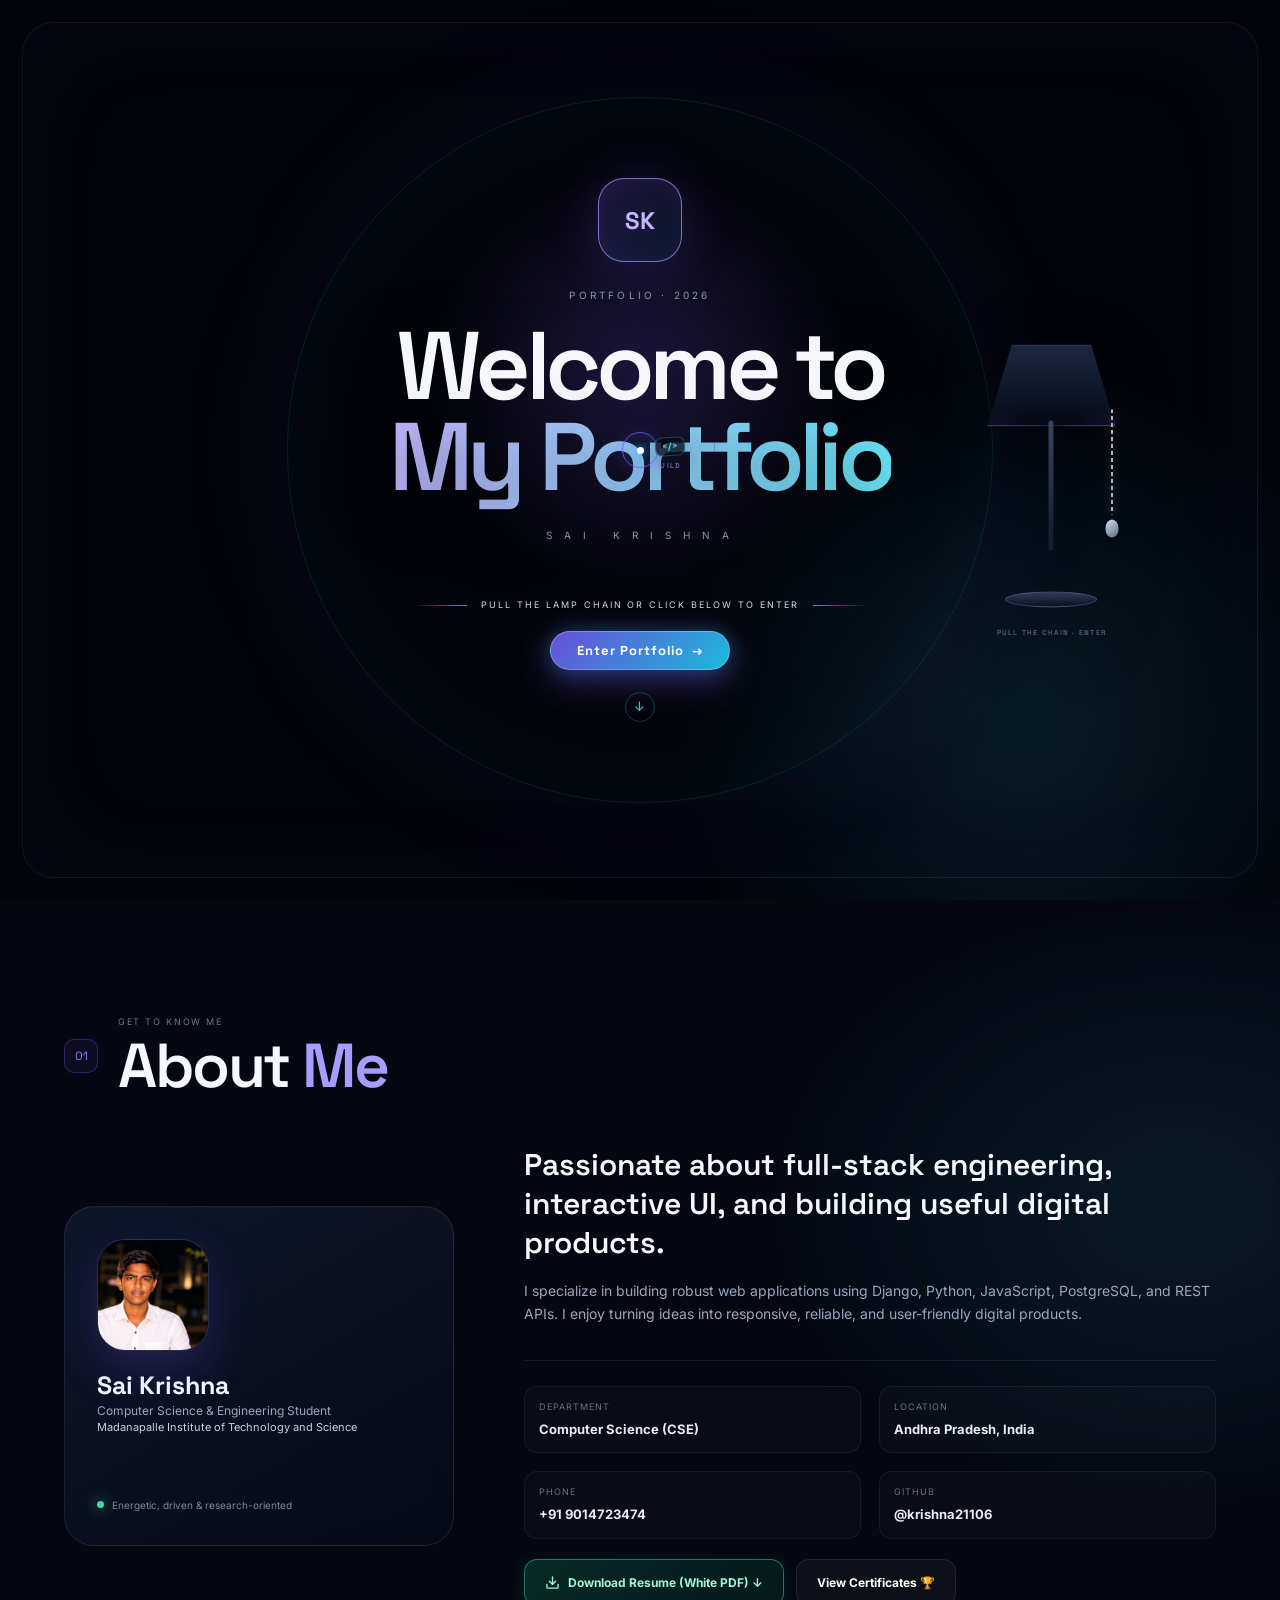
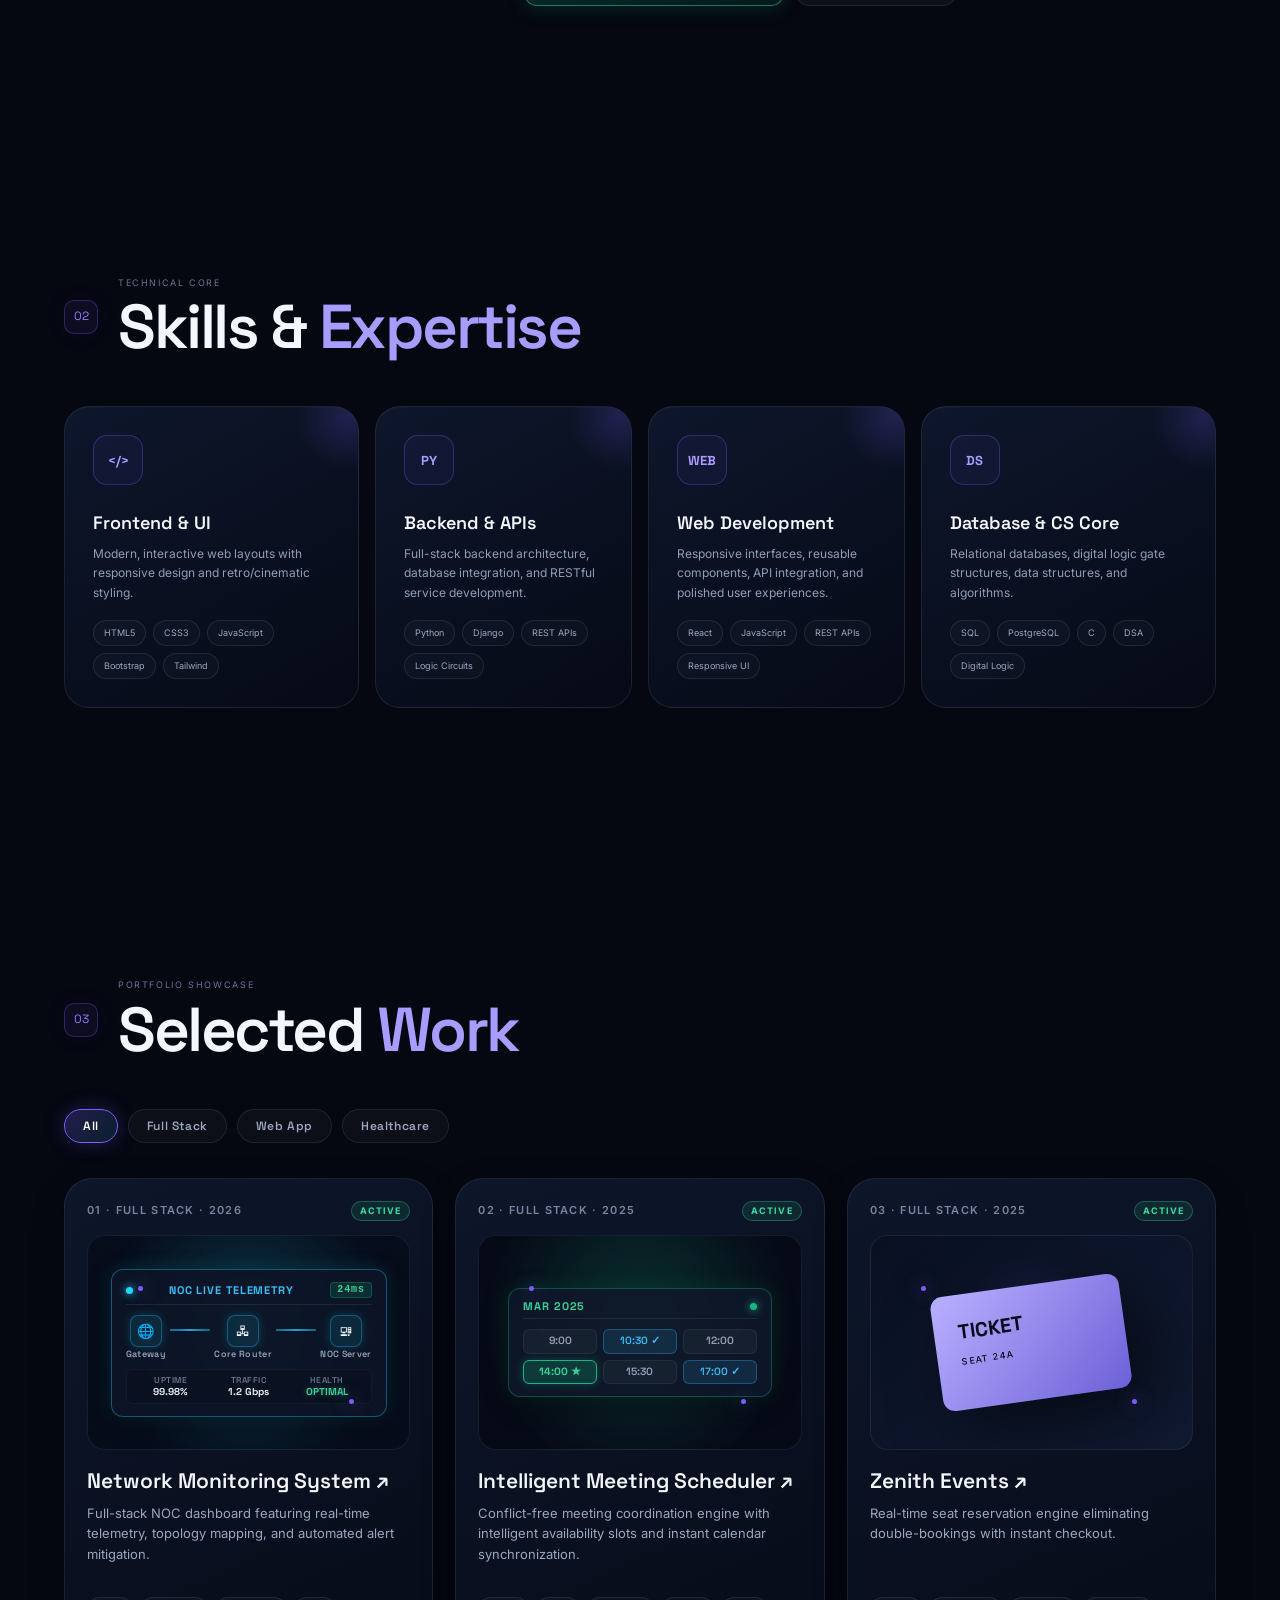
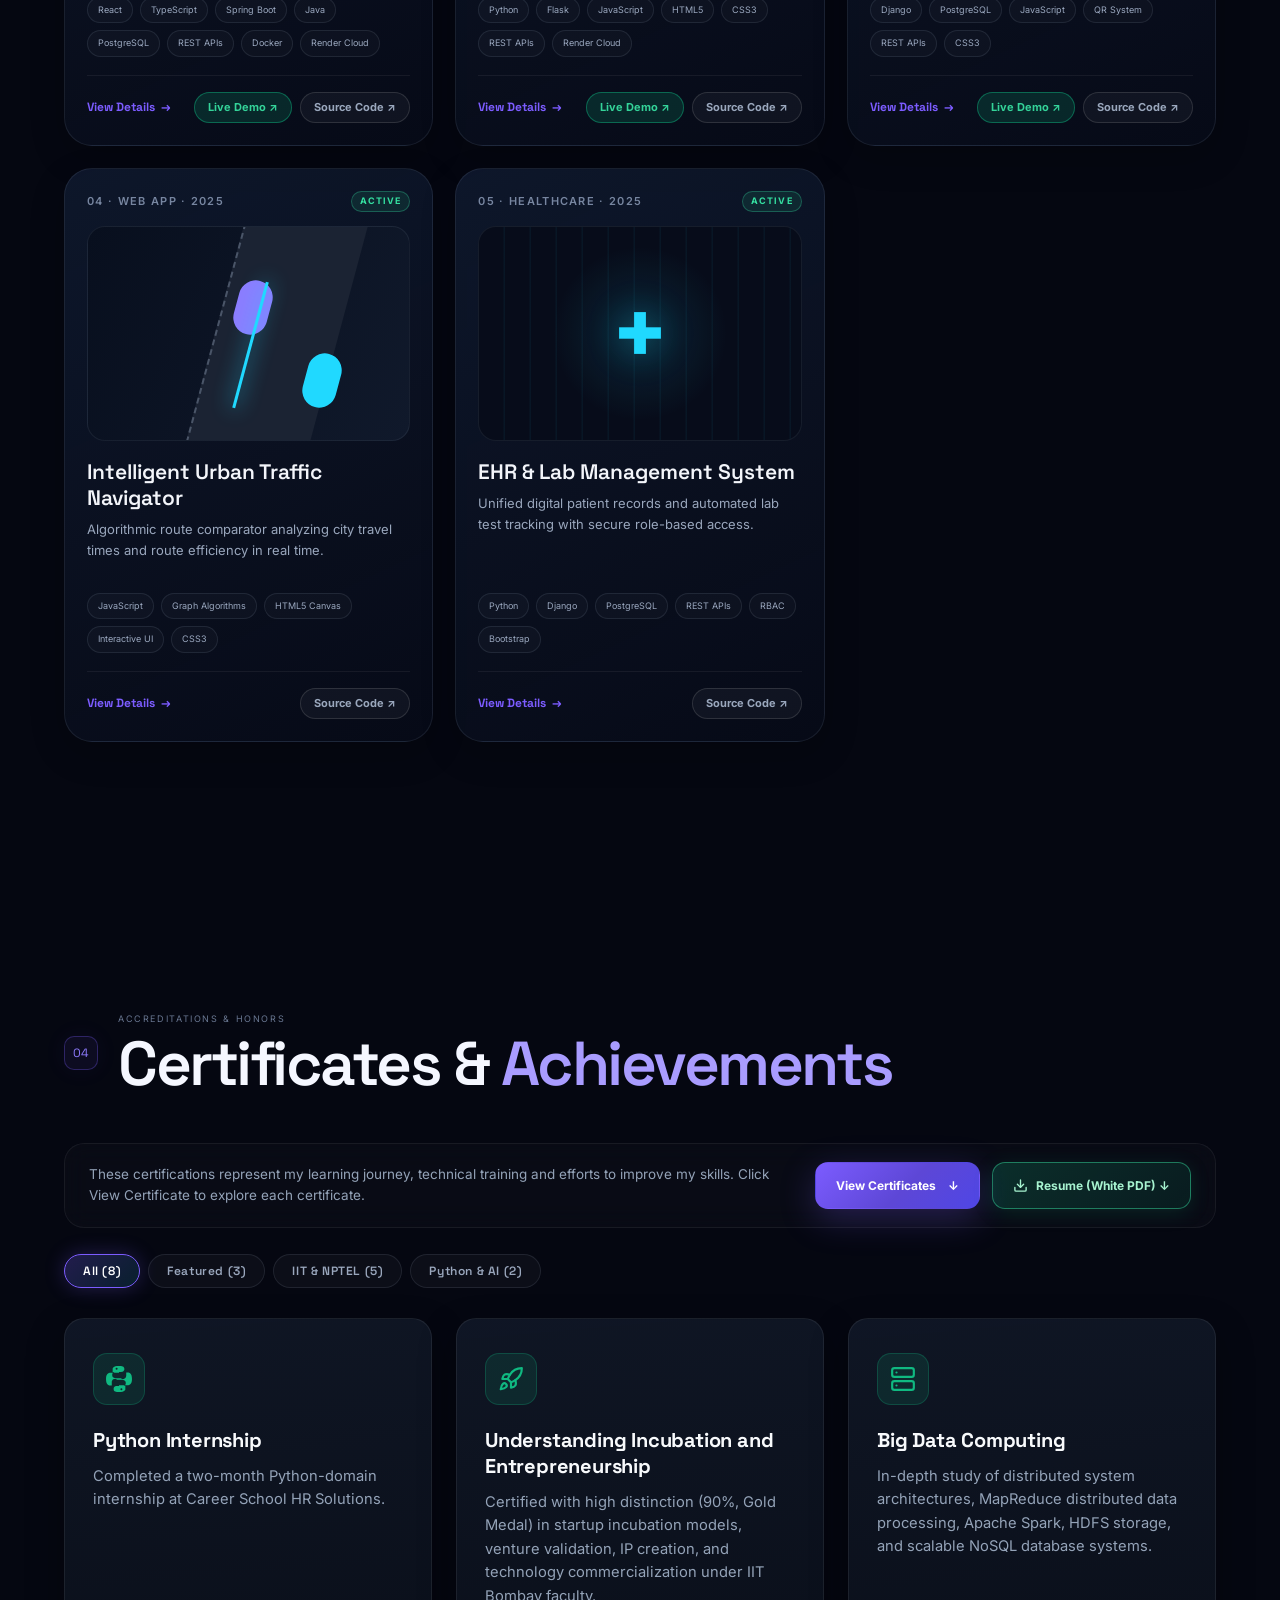
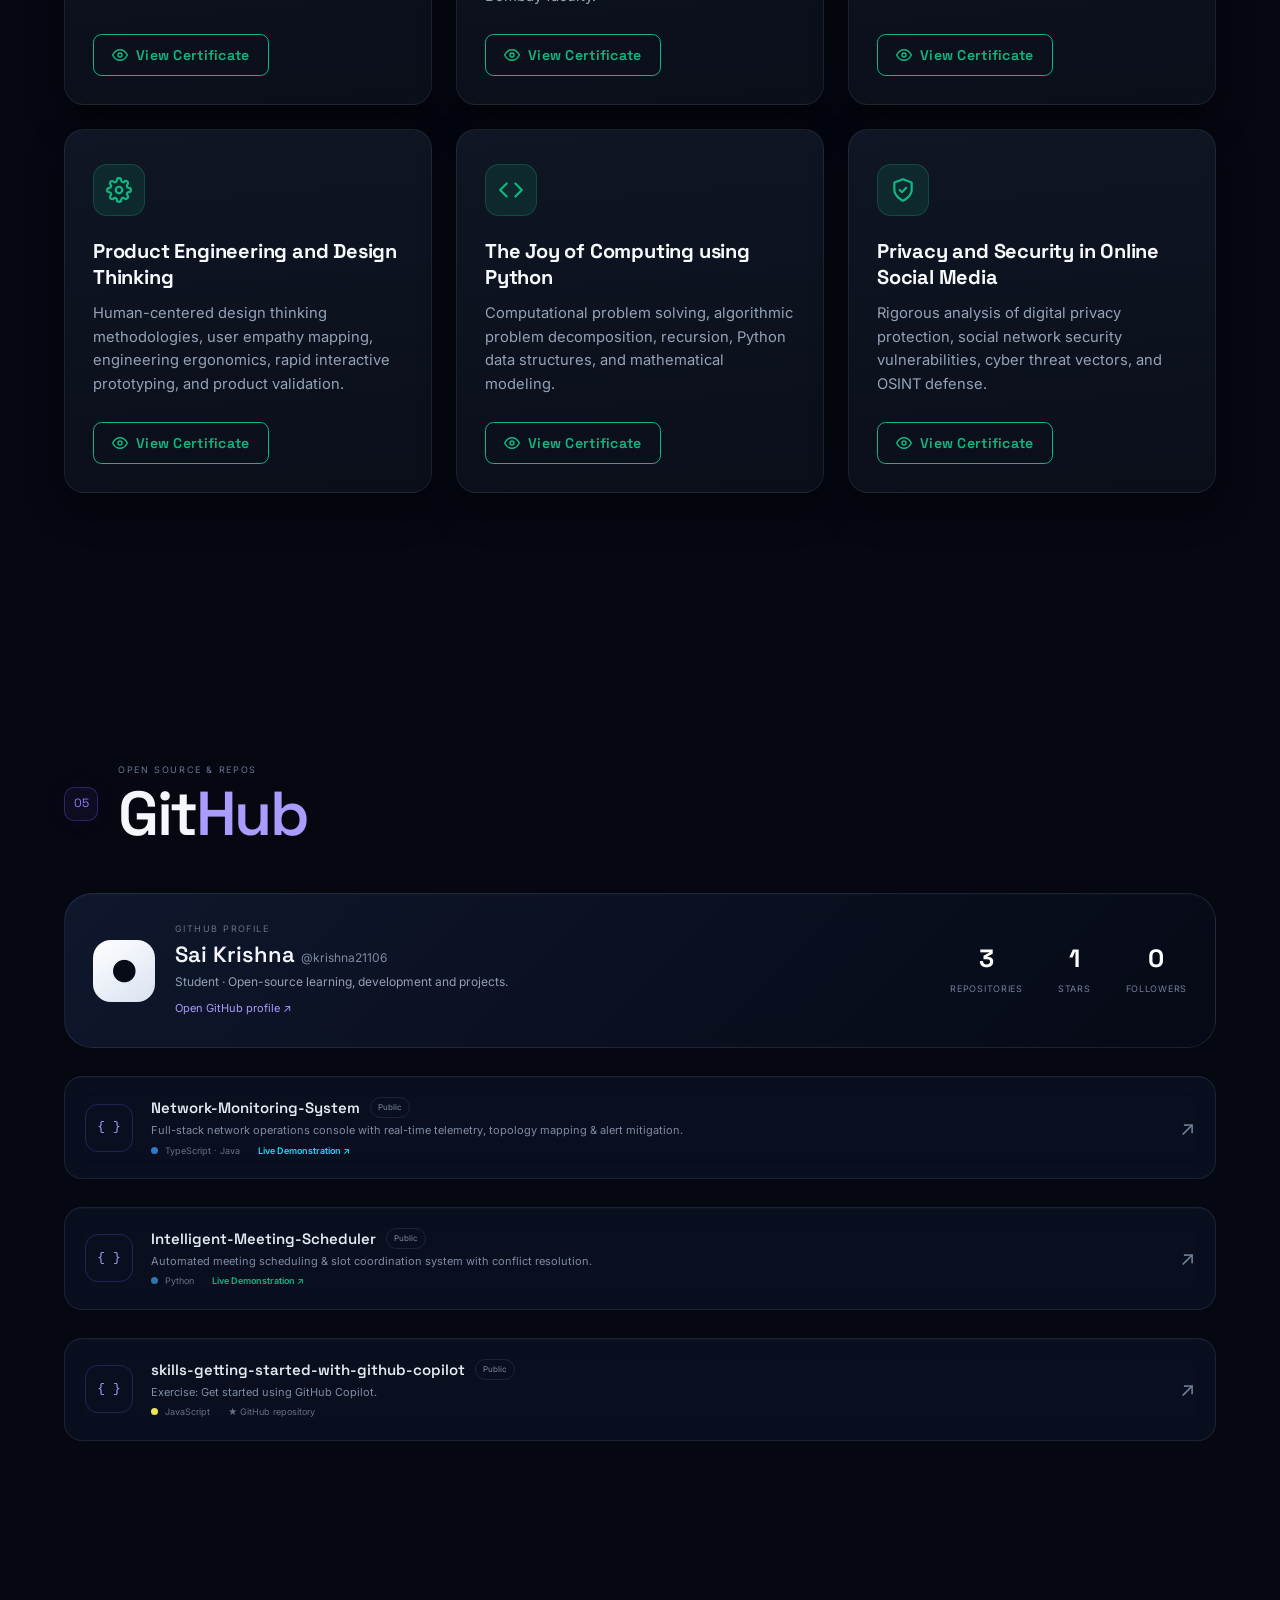
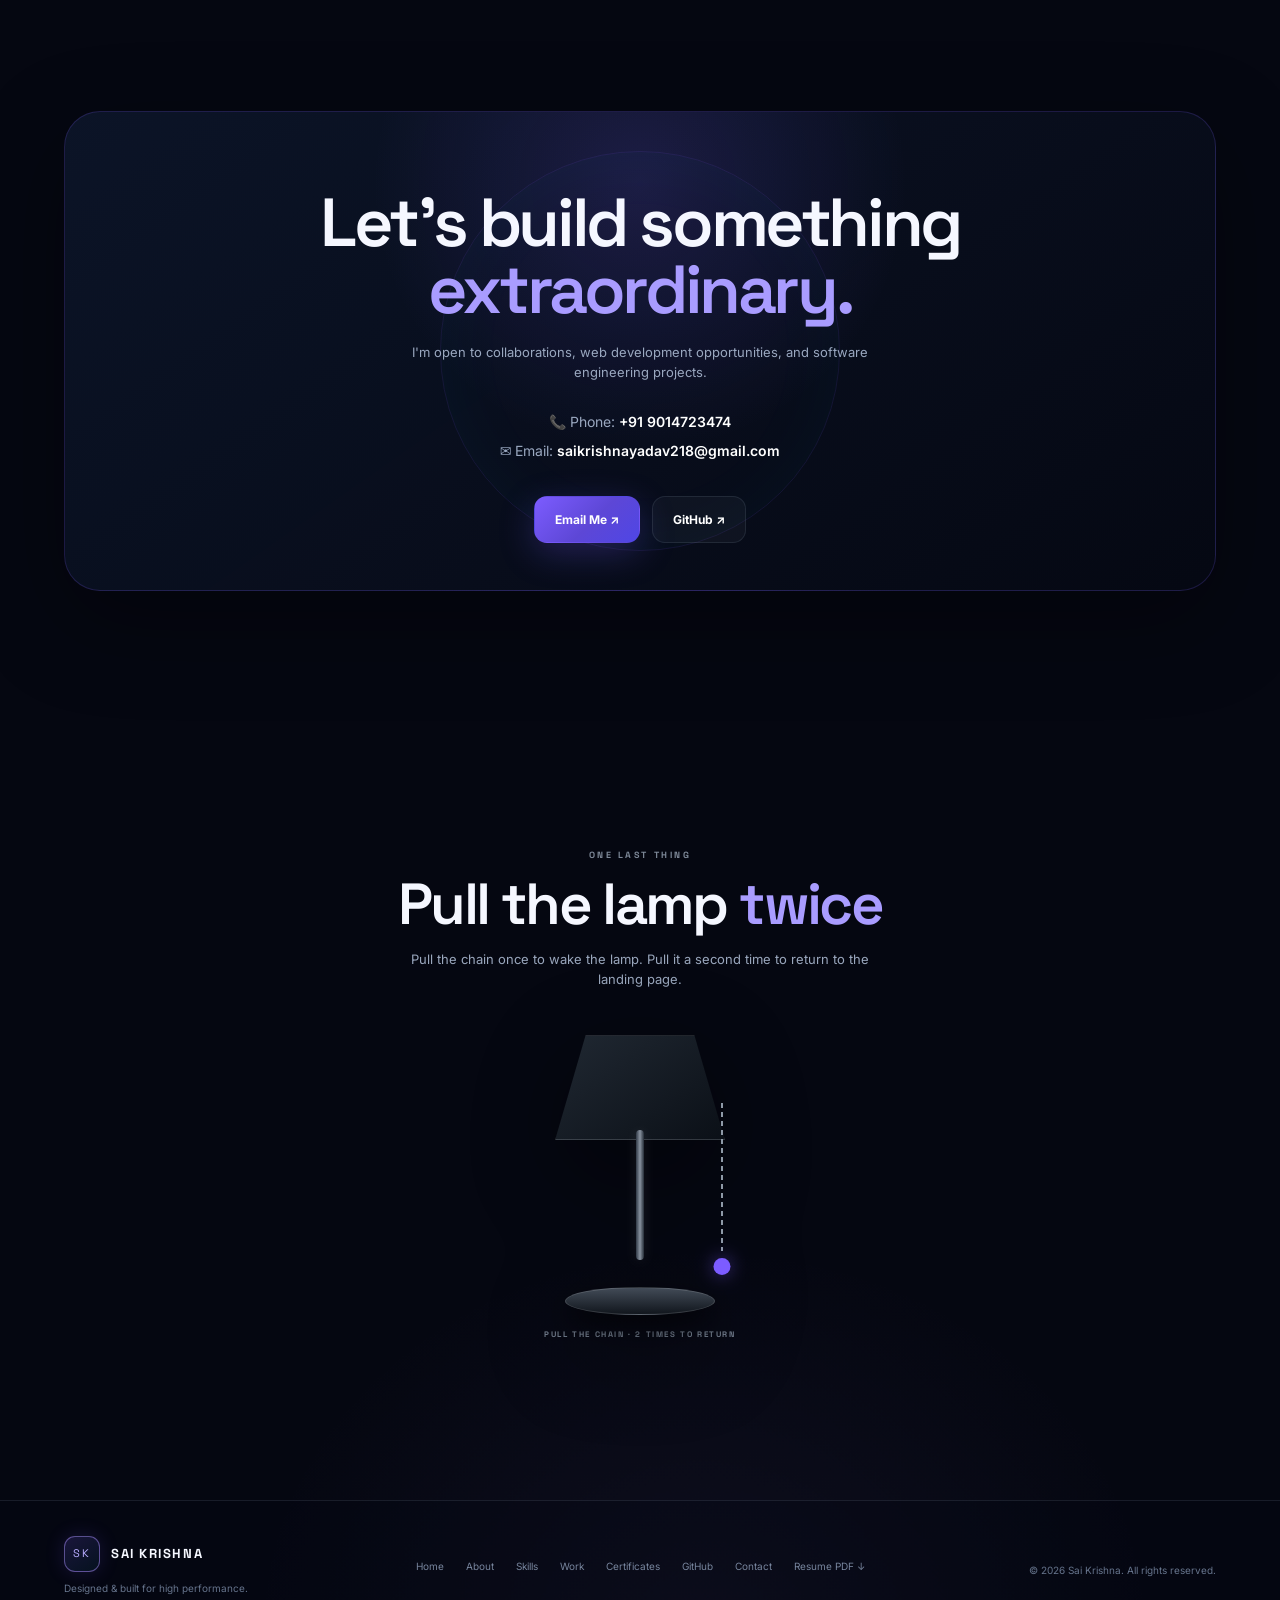
<file: index.html>
<!DOCTYPE html>
<html lang="en">
<head>
  <meta charset="UTF-8" />
  <meta name="viewport" content="width=device-width, initial-scale=1.0" />
  <meta name="description" content="Sai Krishna — Computer Science & Engineering Student, Full-Stack Developer, and Interactive Web Portfolio." />
  <title>Sai Krishna | Computer Science Portfolio</title>
  <link rel="icon" href="data:image/svg+xml,<svg xmlns='http://www.w3.org/2000/svg' viewBox='0 0 100 100'><text y='.9em' font-size='90'>🚀</text></svg>">
  <link rel="preconnect" href="https://fonts.googleapis.com">
  <link rel="preconnect" href="https://fonts.gstatic.com" crossorigin>
  <link rel="preload" as="style" href="https://fonts.googleapis.com/css2?family=Inter:wght@400;500;600;700;800&family=Space+Grotesk:wght@500;600;700;800&display=swap">
  <link href="https://fonts.googleapis.com/css2?family=Inter:wght@400;500;600;700;800&family=Space+Grotesk:wght@500;600;700;800&display=swap" rel="stylesheet" media="print" onload="this.media='all'">
  <noscript><link rel="stylesheet" href="https://fonts.googleapis.com/css2?family=Inter:wght@400;500;600;700;800&family=Space+Grotesk:wght@500;600;700;800&display=swap"></noscript>
  <link rel="stylesheet" href="style.css?v=3" />
</head>
<body class="lamp-pending">
  <div class="welcome-screen" id="welcomeScreen" aria-label="Portfolio welcome screen">
    <div class="welcome-content">
      <div class="welcome-mark">SK</div>
      <p class="welcome-eyebrow">PORTFOLIO · 2026</p>
      <h1>Welcome to<br><span>My Portfolio</span></h1>
      <p class="welcome-name">S A I &nbsp; K R I S H N A</p>
      <div class="welcome-enter">
        <span class="welcome-line"></span>
        <span>PULL THE LAMP CHAIN OR CLICK BELOW TO ENTER</span>
        <span class="welcome-line"></span>
      </div>
      <button class="welcome-enter-btn magnetic" id="welcomeEnterBtn" type="button" aria-label="Enter portfolio">
        <span>Enter Portfolio</span> <span class="arrow">→</span>
      </button>
      <div class="welcome-scroll" id="welcomeScrollBtn" role="button" tabindex="0" aria-label="Scroll down to enter">↓</div>
    </div>

    <div class="welcome-lamp" id="welcomeLamp" aria-hidden="true">
      <div class="lamp-shade">
        <span class="lamp-glow"></span>
      </div>
      <div class="lamp-stem"></div>
      <div class="lamp-base"></div>
      <button class="lamp-chain" id="lampChain" tabindex="0" type="button" aria-label="Pull lamp chain to enter portfolio">
        <span class="chain-line"></span>
        <span class="chain-knob"></span>
      </button>
      <span class="lamp-hint">PULL THE CHAIN · ENTER</span>
    </div>
  </div>

  <canvas id="space"></canvas>
  <div class="cursor-glow" id="cursorGlow"></div>

  <!-- Creative Web-Developer Cursor -->
  <div class="dev-cursor" id="devCursor" aria-hidden="true">
    <span class="cursor-core"></span>
    <span class="cursor-ring"></span>
    <span class="cursor-code">&lt;/&gt;</span>
    <span class="cursor-label">BUILD</span>
  </div>

  <header class="navbar" id="navbar">
    <a class="brand" href="#home"><span>SK</span><b>SAI KRISHNA</b></a>
    <button class="menu-btn" id="menuBtn" type="button" aria-label="Toggle navigation menu" aria-expanded="false" aria-controls="navLinks">☰</button>
    <nav id="navLinks" aria-label="Main Navigation">
      <a href="#home" class="active">Home</a>
      <a href="#about">About</a>
      <a href="#skills">Skills</a>
      <a href="#projects">Work</a>
      <a href="#certificates">Certificates</a>
      <a href="#github">GitHub</a>
      <a href="#contact">Contact</a>
    </nav>
    <div class="nav-actions">
      <a class="nav-resume-btn magnetic" href="assets/Sai_Krishna_Resume.pdf" download="Sai_Krishna_Resume.pdf" target="_blank" rel="noopener" aria-label="Download Sai Krishna Resume PDF">
        <svg width="14" height="14" viewBox="0 0 24 24" fill="none" stroke="currentColor" stroke-width="2.2" stroke-linecap="round" stroke-linejoin="round" aria-hidden="true"><path d="M21 15v4a2 2 0 0 1-2 2H5a2 2 0 0 1-2-2v-4"></path><polyline points="7 10 12 15 17 10"></polyline><line x1="12" y1="15" x2="12" y2="3"></line></svg>
        <span>Resume PDF</span>
      </a>
      <a class="nav-cta magnetic" href="#contact">Let's Talk <span>↗</span></a>
    </div>
  </header>

  <main>
    <section class="hero section" id="home">
      <!-- Cinematic Ambient Light Bloom -->
      <div class="hero-light-bloom" id="heroLightBloom" aria-hidden="true"></div>

      <div class="hero-copy" id="heroCopy">
        <div class="hero-badge"><i class="pulse-dot"></i><span>OPEN TO OPPORTUNITIES</span><b>2026</b></div>
        <div class="eyebrow"><i class="pulse-dot"></i> COMPUTER SCIENCE & ENGINEERING · CSE</div>
        <div class="hero-heading-group">
          <span class="hero-greeting">Hi, I'm</span>
          <h1 class="hero-name" id="heroName" aria-label="Sai Krishna">Sai Krishna</h1>
        </div>
        <h2 class="hero-tagline">Building <span class="typewriter-text"><span id="typewriter"></span><span class="cursor-pipe">|</span></span> digital experiences.</h2>
        <p class="hero-text">A Computer Science student passionate about full-stack web applications, interactive interfaces, backend development, and practical software projects.</p>
        <div class="hero-actions">
          <a class="btn primary magnetic" href="#projects">Explore Work <span class="arrow">→</span></a>
          <a class="btn accent-btn magnetic" href="#certificates">View Certificates 🏆</a>
          <a class="btn resume-btn magnetic" href="assets/Sai_Krishna_Resume.pdf" download="Sai_Krishna_Resume.pdf" target="_blank" rel="noopener" aria-label="Download Sai Krishna Resume PDF">
            <svg width="15" height="15" viewBox="0 0 24 24" fill="none" stroke="currentColor" stroke-width="2.2" stroke-linecap="round" stroke-linejoin="round" aria-hidden="true"><path d="M21 15v4a2 2 0 0 1-2 2H5a2 2 0 0 1-2-2v-4"></path><polyline points="7 10 12 15 17 10"></polyline><line x1="12" y1="15" x2="12" y2="3"></line></svg>
            <span>Resume PDF ↓</span>
          </a>
          <a class="btn ghost magnetic" href="https://github.com/krishna21106" target="_blank" rel="noopener">GitHub ↗</a>
        </div>
        <div class="quick-stats">
          <div><strong>GITHUB</strong><small>@krishna21106</small></div>
          <div><strong>CSE</strong><small>Department</small></div>
          <div><strong class="gradient-text">6 HONORS</strong><small>Certifications</small></div>
          <div><strong class="gradient-text">WEB & AI</strong><small>Development Focus</small></div>
        </div>
      </div>

      <div class="hero-visual" id="heroVisual">
        <div class="orbit orbit-a"></div>
        <div class="orbit orbit-b"></div>
        <div class="orbit orbit-c"></div>
        <div class="core-card tilt" id="heroCoreCard">
          <div class="core-grid"></div>
          <div class="core">
            <span class="core-ring ring-1"></span>
            <span class="core-ring ring-2"></span>
            <span class="core-ring ring-3"></span>
            <!-- Animated SVG Gradient Stroke Ring -->
            <svg class="portrait-ring-svg" viewBox="0 0 260 260" aria-hidden="true">
              <defs>
                <linearGradient id="ringGrad" x1="0%" y1="0%" x2="100%" y2="100%">
                  <stop offset="0%" stop-color="#7c5cff" />
                  <stop offset="50%" stop-color="#20d9ff" />
                  <stop offset="100%" stop-color="#a78bfa" />
                </linearGradient>
              </defs>
              <circle class="portrait-ring-circle" cx="130" cy="130" r="126" />
            </svg>
            <div class="core-letter profile-core" id="profileCore" role="img" aria-label="Sai Krishna - Computer Science Student portrait">
              <img src="assets/profile.png" alt="Sai Krishna - Computer Science Student" decoding="async" fetchpriority="high" />
            </div>
          </div>
          <span class="node node-1 float-anim">Django</span>
          <span class="node node-2 float-anim delay-1">JavaScript</span>
          <span class="node node-3 float-anim delay-2">Python</span>
          <span class="node node-4 float-anim delay-3">PostgreSQL</span>
          <div class="profile-caption"><span>SAI KRISHNA</span><b>CREATIVE ENGINEER</b></div>
          <div class="visual-label"><span>PORTFOLIO STATUS</span><b class="online-pulse">● AVAILABLE</b></div>
        </div>
      </div>

      <!-- Hero Scroll Indicator -->
      <a class="hero-scroll-indicator" id="heroScrollIndicator" href="#about" aria-label="Scroll down to About section">
        <span class="scroll-mouse"><span class="scroll-wheel"></span></span>
        <span class="scroll-text">SCROLL</span>
      </a>
    </section>

    <section class="section about" id="about">
      <div class="section-heading reveal" style="--i: 0">
        <span class="section-number">01</span>
        <div><p>GET TO KNOW ME</p><h2>About <span>Me</span></h2></div>
      </div>
      <div class="about-grid">
        <div class="about-card glass reveal tilt" style="--i: 1">
          <div class="avatar"><img src="assets/profile.png" alt="Sai Krishna portrait" decoding="async" loading="lazy" /></div>
          <div>
            <h3>Sai Krishna</h3>
            <p>Computer Science & Engineering Student</p>
            <p class="college-name">Madanapalle Institute of Technology and Science</p>
          </div>
          <div class="status"><i class="pulse-dot"></i> Energetic, driven & research-oriented</div>
        </div>
        <div class="about-copy reveal" style="--i: 2">
          <p class="lead">Passionate about full-stack engineering, interactive UI, and building useful digital products.</p>
          <p>I specialize in building robust web applications using Django, Python, JavaScript, PostgreSQL, and REST APIs. I enjoy turning ideas into responsive, reliable, and user-friendly digital products.</p>
          <div class="info-row">
            <div><span>Department</span><b>Computer Science (CSE)</b></div>
            <div><span>Location</span><b>Andhra Pradesh, India</b></div>
            <div><span>Phone</span><b>+91 9014723474</b></div>
            <div><span>GitHub</span><b>@krishna21106</b></div>
          </div>
          <div class="about-actions">
            <a class="btn resume-btn magnetic" href="assets/Sai_Krishna_Resume.pdf" download="Sai_Krishna_Resume.pdf" target="_blank" rel="noopener">
              <svg width="15" height="15" viewBox="0 0 24 24" fill="none" stroke="currentColor" stroke-width="2.2" stroke-linecap="round" stroke-linejoin="round" aria-hidden="true"><path d="M21 15v4a2 2 0 0 1-2 2H5a2 2 0 0 1-2-2v-4"></path><polyline points="7 10 12 15 17 10"></polyline><line x1="12" y1="15" x2="12" y2="3"></line></svg>
              <span>Download Resume (White PDF) ↓</span>
            </a>
            <a class="btn ghost magnetic" href="#certificates">View Certificates 🏆</a>
          </div>
        </div>
      </div>
    </section>

    <section class="section" id="skills">
      <div class="section-heading reveal" style="--i: 0">
        <span class="section-number">02</span>
        <div><p>TECHNICAL CORE</p><h2>Skills & <span>Expertise</span></h2></div>
      </div>
      <div class="skills-grid">
        <article class="skill-card glass reveal tilt" style="--i: 1">
          <div class="skill-icon">&lt;/&gt;</div>
          <h3>Frontend & UI</h3>
          <p>Modern, interactive web layouts with responsive design and retro/cinematic styling.</p>
          <div class="chips"><span>HTML5</span><span>CSS3</span><span>JavaScript</span><span>Bootstrap</span><span>Tailwind</span></div>
        </article>
        <article class="skill-card glass reveal tilt" style="--i: 2">
          <div class="skill-icon">PY</div>
          <h3>Backend & APIs</h3>
          <p>Full-stack backend architecture, database integration, and RESTful service development.</p>
          <div class="chips"><span>Python</span><span>Django</span><span>REST APIs</span><span>Logic Circuits</span></div>
        </article>
        <article class="skill-card glass reveal tilt" style="--i: 3">
          <div class="skill-icon">WEB</div>
          <h3>Web Development</h3>
          <p>Responsive interfaces, reusable components, API integration, and polished user experiences.</p>
          <div class="chips"><span>React</span><span>JavaScript</span><span>REST APIs</span><span>Responsive UI</span></div>
        </article>
        <article class="skill-card glass reveal tilt" style="--i: 4">
          <div class="skill-icon">DS</div>
          <h3>Database & CS Core</h3>
          <p>Relational databases, digital logic gate structures, data structures, and algorithms.</p>
          <div class="chips"><span>SQL</span><span>PostgreSQL</span><span>C</span><span>DSA</span><span>Digital Logic</span></div>
        </article>
      </div>
    </section>

    <section class="section projects" id="projects">
      <div class="section-heading reveal" style="--i: 0">
        <span class="section-number">03</span>
        <div><p>PORTFOLIO SHOWCASE</p><h2>Selected <span>Work</span></h2></div>
      </div>

      <div class="project-filters reveal" style="--i: 1" role="tablist" aria-label="Filter projects by category">
        <button class="filter-pill active" data-filter="all" type="button" role="tab" aria-selected="true">All</button>
        <button class="filter-pill" data-filter="Full Stack" type="button" role="tab" aria-selected="false">Full Stack</button>
        <button class="filter-pill" data-filter="Web App" type="button" role="tab" aria-selected="false">Web App</button>
        <button class="filter-pill" data-filter="Healthcare" type="button" role="tab" aria-selected="false">Healthcare</button>
      </div>

      <div class="project-grid" id="projectGrid" aria-live="polite">
        <!-- Data-driven project cards rendered via script.js -->
      </div>
    </section>

    <section class="section certificates-section" id="certificates">
      <div class="section-heading reveal" style="--i: 0">
        <span class="section-number">04</span>
        <div><p>ACCREDITATIONS & HONORS</p><h2>Certificates & <span>Achievements</span></h2></div>
      </div>

      <div class="certificates-intro-bar reveal" style="--i: 1">
        <p class="certs-intro-text">
          These certifications represent my learning journey, technical training and efforts to improve my skills. Click View Certificate to explore each certificate.
        </p>
        <div class="certs-header-actions">
          <a class="btn primary magnetic" href="#certificatesGrid" id="viewCertificatesScrollBtn">
            <span>View Certificates</span> <span class="arrow">↓</span>
          </a>
          <a class="btn resume-btn magnetic" href="assets/Sai_Krishna_Resume.pdf" download="Sai_Krishna_Resume.pdf" target="_blank" rel="noopener">
            <svg width="15" height="15" viewBox="0 0 24 24" fill="none" stroke="currentColor" stroke-width="2.2" stroke-linecap="round" stroke-linejoin="round" aria-hidden="true"><path d="M21 15v4a2 2 0 0 1-2 2H5a2 2 0 0 1-2-2v-4"></path><polyline points="7 10 12 15 17 10"></polyline><line x1="12" y1="15" x2="12" y2="3"></line></svg>
            <span>Resume (White PDF) ↓</span>
          </a>
        </div>
      </div>

      <div class="cert-filters reveal" style="--i: 1" role="tablist" aria-label="Filter certificates by category">
        <button class="filter-pill active" data-cert-filter="all" type="button" role="tab" aria-selected="true">All (8)</button>
        <button class="filter-pill" data-cert-filter="featured" type="button" role="tab" aria-selected="false">Featured (3)</button>
        <button class="filter-pill" data-cert-filter="iit" type="button" role="tab" aria-selected="false">IIT & NPTEL (5)</button>
        <button class="filter-pill" data-cert-filter="ai" type="button" role="tab" aria-selected="false">Python & AI (2)</button>
      </div>

      <div class="certificates-grid" id="certificatesGrid" aria-live="polite">
        <!-- Data-driven certificate cards rendered via script.js -->
      </div>
    </section>

    <section class="section github-section" id="github">
      <div class="section-heading reveal" style="--i: 0">
        <span class="section-number">05</span>
        <div><p>OPEN SOURCE & REPOS</p><h2>Git<span>Hub</span></h2></div>
      </div>
      <div class="github-card glass reveal tilt" style="--i: 1">
        <div class="github-main">
          <div class="github-mark">●</div>
          <div>
            <p class="muted">GITHUB PROFILE</p>
            <h3>Sai Krishna <span>@krishna21106</span></h3>
            <p>Student · Open-source learning, development and projects.</p>
            <a href="https://github.com/krishna21106" target="_blank" rel="noopener" class="text-link">Open GitHub profile ↗</a>
          </div>
        </div>
        <div class="github-stats">
          <div><strong id="repoCount" class="stat-counter">3</strong><span>Repositories</span></div>
          <div><strong id="starCount" class="stat-counter">1</strong><span>Stars</span></div>
          <div><strong id="followCount" class="stat-counter">—</strong><span>Followers</span></div>
        </div>
      </div>
      <div id="githubRepos" class="github-repos">
        <div class="repo-card glass reveal tilt" style="--i: 2">
          <div class="repo-icon">{ }</div>
          <div class="repo-content">
            <div class="repo-title"><a href="https://github.com/krishna21106/Network-Monitoring-System" target="_blank" rel="noopener">Network-Monitoring-System</a><span class="public">Public</span></div>
            <p>Full-stack network operations console with real-time telemetry, topology mapping & alert mitigation.</p>
            <div class="repo-meta"><span><i class="dot ts"></i> TypeScript · Java</span><span><a href="https://network-monitoring-system-2.onrender.com/login" target="_blank" rel="noopener" style="color: #20d9ff; font-weight: 600;">Live Demonstration ↗</a></span></div>
          </div>
          <a class="repo-arrow" href="https://network-monitoring-system-2.onrender.com/login" target="_blank" rel="noopener" aria-label="Open Network Monitoring System Live Demonstration">↗</a>
        </div>
        <div class="repo-card glass reveal tilt" style="--i: 3">
          <div class="repo-icon">{ }</div>
          <div class="repo-content">
            <div class="repo-title"><a href="https://github.com/krishna21106/Intelligent-Meeting-Scheduler" target="_blank" rel="noopener">Intelligent-Meeting-Scheduler</a><span class="public">Public</span></div>
            <p>Automated meeting scheduling & slot coordination system with conflict resolution.</p>
            <div class="repo-meta"><span><i class="dot py"></i> Python</span><span><a href="https://intelligent-meeting-scheduler.onrender.com/" target="_blank" rel="noopener" style="color: #10b981; font-weight: 600;">Live Demonstration ↗</a></span></div>
          </div>
          <a class="repo-arrow" href="https://intelligent-meeting-scheduler.onrender.com/" target="_blank" rel="noopener" aria-label="Open Intelligent Meeting Scheduler Live Demonstration">↗</a>
        </div>
        <div class="repo-card glass reveal tilt" style="--i: 4">
          <div class="repo-icon">{ }</div>
          <div class="repo-content">
            <div class="repo-title"><a href="https://github.com/krishna21106/skills-getting-started-with-github-copilot" target="_blank" rel="noopener">skills-getting-started-with-github-copilot</a><span class="public">Public</span></div>
            <p>Exercise: Get started using GitHub Copilot.</p>
            <div class="repo-meta"><span><i class="dot js"></i> JavaScript</span><span>★ GitHub repository</span></div>
          </div>
          <a class="repo-arrow" href="https://github.com/krishna21106/skills-getting-started-with-github-copilot" target="_blank" rel="noopener" aria-label="Open repository on GitHub">↗</a>
        </div>
      </div>
    </section>

    <section class="section contact" id="contact">
      <div class="contact-box reveal" style="--i: 0">
        <div class="contact-orb"></div>
        <p class="eyebrow">GET IN TOUCH</p>
        <h2>Let's build something<br><span>extraordinary.</span></h2>
        <p>I'm open to collaborations, web development opportunities, and software engineering projects.</p>

        <div class="contact-info-list">
          <p>📞 Phone: <a href="tel:+919014723474" class="copy-field" data-copy="+919014723474">+91 9014723474</a></p>
          <p>✉️ Email: <a href="mailto:saikrishnayadav218@gmail.com" class="copy-field" data-copy="saikrishnayadav218@gmail.com">saikrishnayadav218@gmail.com</a></p>
        </div>

        <div class="contact-actions">
          <a class="btn primary magnetic" href="mailto:saikrishnayadav218@gmail.com">Email Me ↗</a>
          <a class="btn ghost magnetic" href="https://github.com/krishna21106" target="_blank" rel="noopener">GitHub ↗</a>
        </div>
      </div>
    </section>
  </main>

  <section class="return-lamp-section" aria-label="Return to landing page">
    <div class="return-lamp-wrap">
      <p class="return-lamp-eyebrow">ONE LAST THING</p>
      <h2>Pull the lamp <span>twice</span></h2>
      <p class="return-lamp-copy">Pull the chain once to wake the lamp. Pull it a second time to return to the landing page.</p>
      <div class="return-lamp" id="returnLamp">
        <div class="return-lamp-shade"><span></span></div>
        <div class="return-lamp-stem"></div>
        <div class="return-lamp-base"></div>
        <button class="return-lamp-chain" id="returnLampChain" type="button" aria-label="Pull lamp chain twice to return to landing page">
          <span class="return-chain-line"></span>
          <span class="return-chain-knob"></span>
        </button>
      </div>
      <span class="return-lamp-hint" id="returnLampHint">PULL THE CHAIN · 2 TIMES TO RETURN</span>
    </div>
  </section>

  <!-- Accessible Project Details Modal -->
  <div class="modal-backdrop" id="projectModal" role="dialog" aria-modal="true" aria-labelledby="modalTitle" aria-describedby="modalOutcome" aria-hidden="true">
    <div class="modal-window glass" role="document">
      <button class="modal-close" id="modalCloseBtn" type="button" aria-label="Close project details modal">&times;</button>
      <div class="modal-header">
        <div class="modal-meta">
          <span class="modal-tag" id="modalCategory">Category</span>
          <span class="modal-year" id="modalYear">Year</span>
        </div>
        <h2 id="modalTitle">Project Title</h2>
        <p class="modal-outcome" id="modalOutcome">One-line outcome</p>
      </div>
      <div class="modal-scroll-area">
        <div class="modal-section">
          <h4>The Problem</h4>
          <p id="modalProblem">Problem statement</p>
        </div>
        <div class="modal-section">
          <h4>The Solution</h4>
          <p id="modalSolution">Solution details</p>
        </div>
        <div class="modal-section">
          <h4>My Role</h4>
          <p id="modalRole">Role details</p>
        </div>
        <div class="modal-section">
          <h4>Key Features</h4>
          <ul class="modal-feature-list" id="modalFeatures"></ul>
        </div>
        <div class="modal-section">
          <h4>Key Metrics & Impact</h4>
          <p class="modal-metric-badge" id="modalMetrics">TODO: add real metric</p>
        </div>
        <div class="modal-section">
          <h4>Technologies Used</h4>
          <div class="chips" id="modalTech"></div>
        </div>
      </div>
      <div class="modal-footer" id="modalFooter">
        <!-- Rendered action links -->
      </div>
    </div>
  </div>

  <!-- Accessible Certificate Lightbox Modal -->
  <div class="modal-backdrop" id="certModal" role="dialog" aria-modal="true" aria-labelledby="certModalTitle" aria-hidden="true">
    <div class="modal-window glass cert-modal-window" role="document">
      <button class="modal-close" id="certModalCloseBtn" type="button" aria-label="Close certificate modal">&times;</button>
      <div class="cert-modal-body">
        <div class="cert-modal-preview">
          <div class="cert-img-wrapper" id="certImgWrapper">
            <img id="certModalImg" src="assets/certificates/cert-incubation-entrepreneurship.jpg" alt="Certificate full preview" />
            <button class="cert-zoom-btn" id="certZoomBtn" type="button" aria-label="Toggle certificate zoom">🔍 Toggle Fit / Zoom</button>
          </div>
        </div>
        <div class="cert-modal-sidebar">
          <div class="modal-meta">
            <span class="modal-tag" id="certModalBadge">Elite + Gold Medal</span>
            <span class="modal-year" id="certModalPeriod">Jan - Apr 2026</span>
          </div>
          <h2 id="certModalTitle">Understanding Incubation and Entrepreneurship</h2>
          <p class="cert-modal-issuer" id="certModalIssuer">Indian Institute of Technology Bombay</p>
          
          <div class="cert-details-list">
            <div class="cert-detail-row">
              <span class="cert-label">Candidate:</span>
              <strong id="certModalCandidate">NARIBOYINA SAI KRISHNA</strong>
            </div>
            <div class="cert-detail-row">
              <span class="cert-label">Consolidated Score:</span>
              <strong class="cert-score-highlight" id="certModalScore">90%</strong>
            </div>
            <div class="cert-detail-row">
              <span class="cert-label">Assessment:</span>
              <span id="certModalBreakdown">Online Assignments: 24.38/25 · Exam: 66/75</span>
            </div>
            <div class="cert-detail-row">
              <span class="cert-label">Credential ID / Roll:</span>
              <code id="certModalRoll">NPTEL26DE06S2185201729</code>
            </div>
            <div class="cert-detail-row">
              <span class="cert-label">Duration & Credits:</span>
              <span id="certModalCredits">12 Week Course · 4 Credits</span>
            </div>
            <div class="cert-detail-row">
              <span class="cert-label">Course Overview:</span>
              <p class="cert-desc-text" id="certModalDesc">Course details...</p>
            </div>
          </div>

          <div class="cert-modal-actions">
            <a class="btn primary magnetic" id="certDownloadPdfBtn" href="assets/certificates/Understanding_Incubation_and_Entrepreneurship.pdf" download target="_blank" rel="noopener">
              <svg width="15" height="15" viewBox="0 0 24 24" fill="none" stroke="currentColor" stroke-width="2.2" stroke-linecap="round" stroke-linejoin="round" aria-hidden="true"><path d="M21 15v4a2 2 0 0 1-2 2H5a2 2 0 0 1-2-2v-4"></path><polyline points="7 10 12 15 17 10"></polyline><line x1="12" y1="15" x2="12" y2="3"></line></svg>
              <span>Download Official PDF ↓</span>
            </a>
            <a class="btn ghost magnetic" id="certOpenImageBtn" href="assets/certificates/cert-incubation-entrepreneurship.jpg" target="_blank" rel="noopener">
              <span>Open Full Image ↗</span>
            </a>
          </div>

          <div class="cert-nav-controls">
            <button class="cert-nav-btn prev" id="certPrevBtn" type="button" aria-label="Previous certificate">← Previous</button>
            <span class="cert-nav-counter" id="certNavCounter">1 / 6</span>
            <button class="cert-nav-btn next" id="certNextBtn" type="button" aria-label="Next certificate">Next →</button>
          </div>
        </div>
      </div>
    </div>
  </div>

  <footer>
    <div><a class="brand" href="#home"><span>SK</span><b>SAI KRISHNA</b></a><p>Designed & built for high performance.</p></div>
    <div class="footer-links">
      <a href="#home">Home</a>
      <a href="#about">About</a>
      <a href="#skills">Skills</a>
      <a href="#projects">Work</a>
      <a href="#certificates">Certificates</a>
      <a href="#github">GitHub</a>
      <a href="#contact">Contact</a>
      <a href="assets/Sai_Krishna_Resume.pdf" download="Sai_Krishna_Resume.pdf" target="_blank" rel="noopener">Resume PDF ↓</a>
    </div>
    <p class="copyright">© <span id="year"></span> Sai Krishna. All rights reserved.</p>
  </footer>

  <button class="top-btn magnetic" id="topBtn" aria-label="Back to top">↑</button>
  <script src="script.js?v=2"></script>
</body>
</html>
</file>
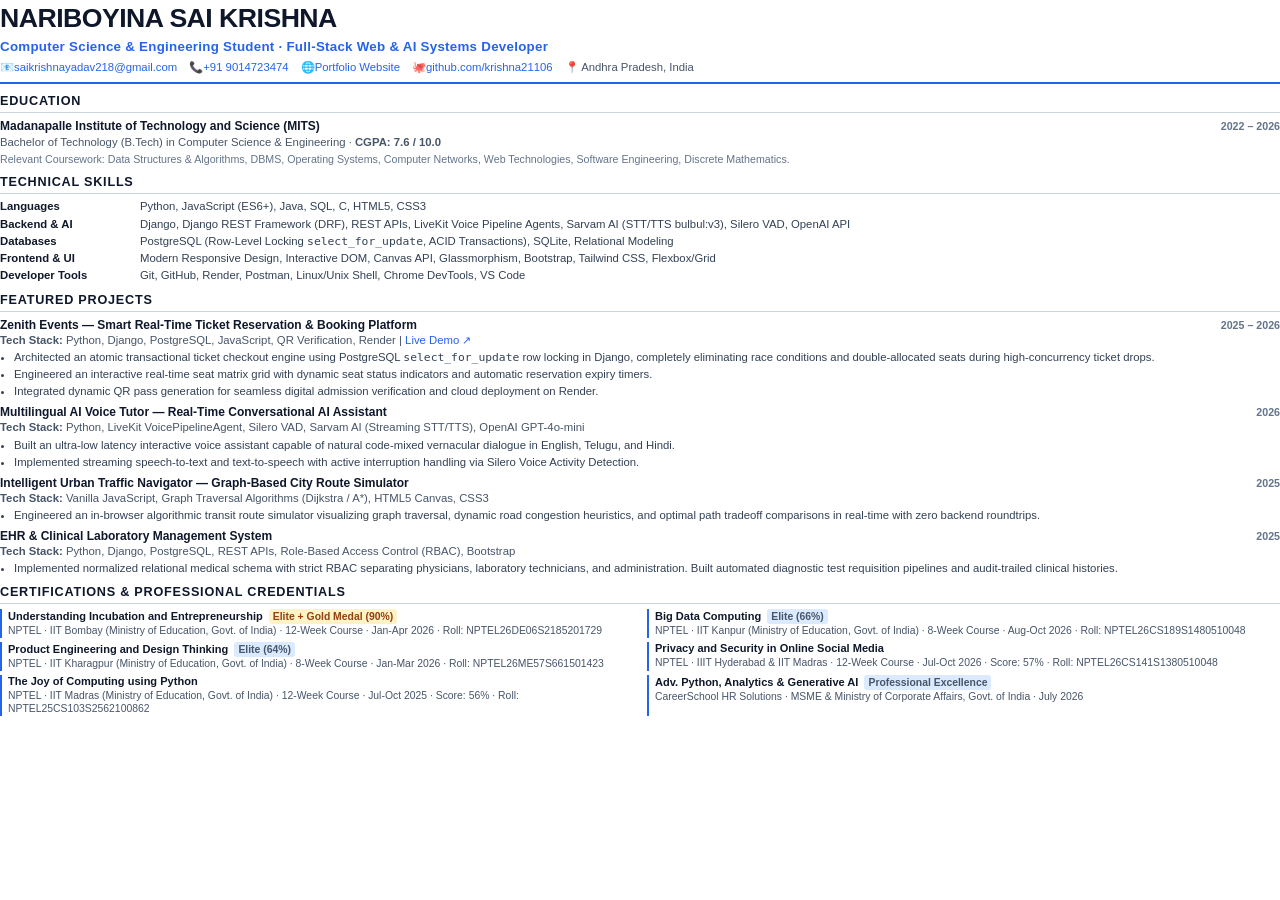
<file: assets/Sai_Krishna_Resume.html>
<!DOCTYPE html>
<html lang="en">
<head>
<meta charset="utf-8">
<title>Nariboyina Sai Krishna — Resume</title>
<style>
  @page {
    size: A4;
    margin: 10mm 12mm 10mm 12mm;
  }
  * {
    box-sizing: border-box;
    -webkit-print-color-adjust: exact;
    print-color-adjust: exact;
  }
  body {
    font-family: 'Segoe UI', -apple-system, BlinkMacSystemFont, Roboto, Helvetica, Arial, sans-serif;
    color: #1e293b;
    background: #ffffff;
    margin: 0;
    padding: 0;
    font-size: 9pt;
    line-height: 1.35;
  }
  a {
    color: #2563eb;
    text-decoration: none;
  }
  a:hover {
    text-decoration: underline;
  }
  .header {
    border-bottom: 2px solid #2563eb;
    padding-bottom: 7px;
    margin-bottom: 9px;
  }
  .name {
    font-size: 20pt;
    font-weight: 800;
    color: #0f172a;
    letter-spacing: -0.02em;
    margin: 0;
    text-transform: uppercase;
  }
  .role {
    font-size: 10pt;
    font-weight: 600;
    color: #2563eb;
    margin-top: 2px;
    margin-bottom: 4px;
    letter-spacing: 0.02em;
  }
  .contacts {
    font-size: 8.5pt;
    color: #475569;
    display: flex;
    flex-wrap: wrap;
    gap: 12px;
  }
  .contacts span {
    display: inline-flex;
    align-items: center;
  }
  .section {
    margin-bottom: 8px;
  }
  .section-title {
    font-size: 9.5pt;
    font-weight: 700;
    text-transform: uppercase;
    letter-spacing: 0.06em;
    color: #0f172a;
    border-bottom: 1px solid #cbd5e1;
    padding-bottom: 2px;
    margin-top: 0;
    margin-bottom: 5px;
  }
  .item {
    margin-bottom: 5px;
  }
  .item-header {
    display: flex;
    justify-content: space-between;
    align-items: baseline;
  }
  .item-title {
    font-weight: 700;
    color: #0f172a;
    font-size: 9pt;
  }
  .item-title b {
    color: #2563eb;
  }
  .item-date {
    font-size: 8pt;
    font-weight: 600;
    color: #64748b;
  }
  .item-sub {
    font-size: 8.5pt;
    color: #475569;
    font-weight: 500;
    margin-bottom: 2px;
  }
  ul.bullets {
    margin: 2px 0 3px 14px;
    padding: 0;
  }
  ul.bullets li {
    font-size: 8.5pt;
    color: #334155;
    margin-bottom: 2px;
    line-height: 1.32;
  }
  ul.bullets li strong {
    color: #0f172a;
  }
  .skills-grid {
    display: grid;
    grid-template-columns: 140px 1fr;
    row-gap: 2px;
    font-size: 8.5pt;
  }
  .skill-label {
    font-weight: 700;
    color: #0f172a;
  }
  .skill-val {
    color: #334155;
  }
  .certs-list {
    display: grid;
    grid-template-columns: 1fr 1fr;
    gap: 4px 14px;
  }
  .cert-box {
    font-size: 8.2pt;
    border-left: 2.5px solid #2563eb;
    padding-left: 6px;
    line-height: 1.25;
  }
  .cert-box strong {
    color: #0f172a;
    display: block;
    font-size: 8.3pt;
  }
  .cert-box span {
    color: #475569;
    font-size: 7.8pt;
  }
  .cert-badge {
    display: inline-block;
    background: #dbeafe;
    color: #1e40af;
    font-weight: 700;
    font-size: 7pt;
    padding: 1px 4px;
    border-radius: 3px;
    margin-left: 3px;
  }
  .cert-badge.gold {
    background: #fef3c7;
    color: #92400e;
  }
</style>
</head>
<body>

<header class="header">
  <h1 class="name">Nariboyina Sai Krishna</h1>
  <div class="role">Computer Science & Engineering Student · Full-Stack Web & AI Systems Developer</div>
  <div class="contacts">
    <span>📧 <a href="mailto:saikrishnayadav218@gmail.com">saikrishnayadav218@gmail.com</a></span>
    <span>📞 <a href="tel:+919014723474">+91 9014723474</a></span>
    <span>🌐 <a href="https://krishna21106.github.io/Portfolio/" target="_blank">Portfolio Website</a></span>
    <span>🐙 <a href="https://github.com/krishna21106" target="_blank">github.com/krishna21106</a></span>
    <span>📍 Andhra Pradesh, India</span>
  </div>
</header>

<section class="section">
  <h2 class="section-title">Education</h2>
  <div class="item">
    <div class="item-header">
      <span class="item-title">Madanapalle Institute of Technology and Science (MITS)</span>
      <span class="item-date">2022 – 2026</span>
    </div>
    <div class="item-sub">Bachelor of Technology (B.Tech) in Computer Science & Engineering · <strong>CGPA: 7.6 / 10.0</strong></div>
    <div style="font-size: 8pt; color: #64748b;">Relevant Coursework: Data Structures & Algorithms, DBMS, Operating Systems, Computer Networks, Web Technologies, Software Engineering, Discrete Mathematics.</div>
  </div>
</section>

<section class="section">
  <h2 class="section-title">Technical Skills</h2>
  <div class="skills-grid">
    <div class="skill-label">Languages</div>
    <div class="skill-val">Python, JavaScript (ES6+), Java, SQL, C, HTML5, CSS3</div>

    <div class="skill-label">Backend & AI</div>
    <div class="skill-val">Django, Django REST Framework (DRF), REST APIs, LiveKit Voice Pipeline Agents, Sarvam AI (STT/TTS bulbul:v3), Silero VAD, OpenAI API</div>

    <div class="skill-label">Databases</div>
    <div class="skill-val">PostgreSQL (Row-Level Locking <code>select_for_update</code>, ACID Transactions), SQLite, Relational Modeling</div>

    <div class="skill-label">Frontend & UI</div>
    <div class="skill-val">Modern Responsive Design, Interactive DOM, Canvas API, Glassmorphism, Bootstrap, Tailwind CSS, Flexbox/Grid</div>

    <div class="skill-label">Developer Tools</div>
    <div class="skill-val">Git, GitHub, Render, Postman, Linux/Unix Shell, Chrome DevTools, VS Code</div>
  </div>
</section>

<section class="section">
  <h2 class="section-title">Featured Projects</h2>

  <div class="item">
    <div class="item-header">
      <span class="item-title">Zenith Events — Smart Real-Time Ticket Reservation & Booking Platform</span>
      <span class="item-date">2025 – 2026</span>
    </div>
    <div class="item-sub"><strong>Tech Stack:</strong> Python, Django, PostgreSQL, JavaScript, QR Verification, Render | <a href="https://ticket-booking-z2df.onrender.com/" target="_blank">Live Demo ↗</a></div>
    <ul class="bullets">
      <li>Architected an atomic transactional ticket checkout engine using PostgreSQL <code>select_for_update</code> row locking in Django, completely eliminating race conditions and double-allocated seats during high-concurrency ticket drops.</li>
      <li>Engineered an interactive real-time seat matrix grid with dynamic seat status indicators and automatic reservation expiry timers.</li>
      <li>Integrated dynamic QR pass generation for seamless digital admission verification and cloud deployment on Render.</li>
    </ul>
  </div>

  <div class="item">
    <div class="item-header">
      <span class="item-title">Multilingual AI Voice Tutor — Real-Time Conversational AI Assistant</span>
      <span class="item-date">2026</span>
    </div>
    <div class="item-sub"><strong>Tech Stack:</strong> Python, LiveKit VoicePipelineAgent, Silero VAD, Sarvam AI (Streaming STT/TTS), OpenAI GPT-4o-mini</div>
    <ul class="bullets">
      <li>Built an ultra-low latency interactive voice assistant capable of natural code-mixed vernacular dialogue in English, Telugu, and Hindi.</li>
      <li>Implemented streaming speech-to-text and text-to-speech with active interruption handling via Silero Voice Activity Detection.</li>
    </ul>
  </div>

  <div class="item">
    <div class="item-header">
      <span class="item-title">Intelligent Urban Traffic Navigator — Graph-Based City Route Simulator</span>
      <span class="item-date">2025</span>
    </div>
    <div class="item-sub"><strong>Tech Stack:</strong> Vanilla JavaScript, Graph Traversal Algorithms (Dijkstra / A*), HTML5 Canvas, CSS3</div>
    <ul class="bullets">
      <li>Engineered an in-browser algorithmic transit route simulator visualizing graph traversal, dynamic road congestion heuristics, and optimal path tradeoff comparisons in real-time with zero backend roundtrips.</li>
    </ul>
  </div>

  <div class="item">
    <div class="item-header">
      <span class="item-title">EHR & Clinical Laboratory Management System</span>
      <span class="item-date">2025</span>
    </div>
    <div class="item-sub"><strong>Tech Stack:</strong> Python, Django, PostgreSQL, REST APIs, Role-Based Access Control (RBAC), Bootstrap</div>
    <ul class="bullets">
      <li>Implemented normalized relational medical schema with strict RBAC separating physicians, laboratory technicians, and administration. Built automated diagnostic test requisition pipelines and audit-trailed clinical histories.</li>
    </ul>
  </div>
</section>

<section class="section">
  <h2 class="section-title">Certifications & Professional Credentials</h2>
  <div class="certs-list">
    <div class="cert-box">
      <strong>Understanding Incubation and Entrepreneurship <span class="cert-badge gold">Elite + Gold Medal (90%)</span></strong>
      <span>NPTEL · IIT Bombay (Ministry of Education, Govt. of India) · 12-Week Course · Jan-Apr 2026 · Roll: NPTEL26DE06S2185201729</span>
    </div>
    <div class="cert-box">
      <strong>Big Data Computing <span class="cert-badge">Elite (66%)</span></strong>
      <span>NPTEL · IIT Kanpur (Ministry of Education, Govt. of India) · 8-Week Course · Aug-Oct 2026 · Roll: NPTEL26CS189S1480510048</span>
    </div>
    <div class="cert-box">
      <strong>Product Engineering and Design Thinking <span class="cert-badge">Elite (64%)</span></strong>
      <span>NPTEL · IIT Kharagpur (Ministry of Education, Govt. of India) · 8-Week Course · Jan-Mar 2026 · Roll: NPTEL26ME57S661501423</span>
    </div>
    <div class="cert-box">
      <strong>Privacy and Security in Online Social Media</strong>
      <span>NPTEL · IIIT Hyderabad & IIT Madras · 12-Week Course · Jul-Oct 2026 · Score: 57% · Roll: NPTEL26CS141S1380510048</span>
    </div>
    <div class="cert-box">
      <strong>The Joy of Computing using Python</strong>
      <span>NPTEL · IIT Madras (Ministry of Education, Govt. of India) · 12-Week Course · Jul-Oct 2025 · Score: 56% · Roll: NPTEL25CS103S2562100862</span>
    </div>
    <div class="cert-box">
      <strong>Adv. Python, Analytics & Generative AI <span class="cert-badge">Professional Excellence</span></strong>
      <span>CareerSchool HR Solutions · MSME & Ministry of Corporate Affairs, Govt. of India · July 2026</span>
    </div>
  </div>
</section>

</body>
</html>
</file>
<file: style.css>
/* =========================================================
   SAI KRISHNA PORTFOLIO — STYLESHEET
   Clean Vanilla CSS · Performance & Interaction Optimized
   ========================================================= */

:root {
  --bg: #050711;
  --bg2: #080d1c;
  --panel: rgba(13, 20, 38, 0.72);
  --panel2: rgba(18, 27, 49, 0.78);
  --text: #f5f7ff;
  --muted: #9aa7bd;
  --line: rgba(148, 163, 184, 0.14);
  --accent: #7c5cff;
  --accent2: #20d9ff;
  --accent3: #a78bfa;
  --success: #35e0a1;
  --radius: 22px;

  /* Standardized Transition Variables */
  --ease-out: cubic-bezier(0.22, 1, 0.36, 1);
  --ease-spring: cubic-bezier(0.16, 1, 0.3, 1);
  --ease-cinematic: cubic-bezier(0.16, 1, 0.3, 1);
  --ease-bloom: cubic-bezier(0.25, 1, 0.5, 1);
  --dur-fast: 0.2s;
  --dur-med: 0.45s;
  --dur-slow: 0.8s;
}

* {
  box-sizing: border-box;
  margin: 0;
  padding: 0;
  scrollbar-width: thin;
  scrollbar-color: #6d5ce7 #050711;
}

::selection {
  background: rgba(124, 92, 255, 0.35);
  color: #fff;
}

html {
  background: var(--bg);
  scroll-behavior: smooth;
  scroll-padding-top: 84px;
}

body {
  font-family: Inter, system-ui, -apple-system, sans-serif;
  background:
    radial-gradient(900px 600px at 10% 5%, rgba(124, 92, 255, 0.14), transparent 65%),
    radial-gradient(700px 520px at 92% 15%, rgba(32, 217, 255, 0.09), transparent 62%),
    radial-gradient(700px 600px at 55% 100%, rgba(167, 139, 250, 0.06), transparent 65%),
    #050711;
  color: var(--text);
  line-height: 1.6;
  overflow-x: hidden;
}

body:before {
  content: "";
  position: fixed;
  inset: 0;
  background:
    radial-gradient(circle at 30% 25%, rgba(124, 92, 255, 0.08), transparent 32%),
    radial-gradient(circle at 75% 70%, rgba(32, 217, 255, 0.06), transparent 34%);
  pointer-events: none;
  z-index: -2;
}

body:after {
  content: "";
  position: fixed;
  inset: 0;
  pointer-events: none;
  z-index: -3;
  opacity: 0.28;
  background-image:
    linear-gradient(rgba(255, 255, 255, 0.025) 1px, transparent 1px),
    linear-gradient(90deg, rgba(255, 255, 255, 0.025) 1px, transparent 1px);
  background-size: 80px 80px;
  mask-image: linear-gradient(to bottom, #000, transparent 85%);
}

a {
  color: inherit;
  text-decoration: none;
}

button {
  font: inherit;
}

/* Background Particle Canvas */
#space {
  position: fixed;
  inset: 0;
  width: 100%;
  height: 100%;
  z-index: -1;
  opacity: 0.35;
  pointer-events: none;
}

/* Cursor Glow Orb */
.cursor-glow {
  position: fixed;
  width: 420px;
  height: 420px;
  background: radial-gradient(circle, rgba(124, 92, 255, 0.13), rgba(32, 217, 255, 0.04) 35%, transparent 70%);
  border-radius: 50%;
  pointer-events: none;
  transform: translate3d(-50%, -50%, 0);
  z-index: 0;
  filter: blur(12px);
  opacity: 1;
  transition: opacity var(--dur-fast) ease;
}

/* =========================================================
   CREATIVE DEVELOPER CURSOR
   ========================================================= */
@media (pointer: fine) {
  body, body * {
    cursor: none !important;
  }

  .dev-cursor {
    position: fixed;
    left: 0;
    top: 0;
    width: 1px;
    height: 1px;
    z-index: 20000;
    pointer-events: none;
    transform: translate3d(0, 0, 0);
  }

  .cursor-core {
    position: absolute;
    width: 7px;
    height: 7px;
    left: -3.5px;
    top: -3.5px;
    border-radius: 50%;
    background: #fff;
    box-shadow: 0 0 10px #20d9ff, 0 0 24px rgba(124, 92, 255, 0.9);
    transition: transform var(--dur-fast) var(--ease-out), background-color var(--dur-fast) ease;
  }

  .cursor-ring {
    position: absolute;
    width: 36px;
    height: 36px;
    left: -18px;
    top: -18px;
    border: 1px solid rgba(124, 92, 255, 0.8);
    border-radius: 50%;
    box-shadow: inset 0 0 12px rgba(32, 217, 255, 0.12), 0 0 20px rgba(124, 92, 255, 0.15);
    transition: transform var(--dur-fast) var(--ease-out), border-color var(--dur-fast) ease;
  }

  .cursor-code {
    position: absolute;
    left: 15px;
    top: -13px;
    padding: 4px 6px;
    border: 1px solid rgba(32, 217, 255, 0.35);
    border-radius: 7px;
    background: rgba(5, 8, 18, 0.85);
    color: #67e8f9;
    font: 700 9px/1 "Space Grotesk", monospace;
    letter-spacing: .05em;
    box-shadow: 0 7px 20px rgba(0, 0, 0, 0.3);
    opacity: 0.9;
    transform: translate3d(0, 0, 0) rotate(-4deg);
    transition: transform var(--dur-fast) var(--ease-out), opacity var(--dur-fast) ease;
  }

  .cursor-label {
    position: absolute;
    left: 14px;
    top: 12px;
    font: 700 7px/1 "Space Grotesk", monospace;
    letter-spacing: .18em;
    color: #a78bfa;
    opacity: 0.65;
    transition: opacity var(--dur-fast) ease;
  }

  .dev-cursor.is-hover .cursor-ring {
    transform: scale(1.6) rotate(45deg);
    border-color: #20d9ff;
  }

  .dev-cursor.is-hover .cursor-core {
    transform: scale(1.6);
    background: #c4b5fd;
  }

  .dev-cursor.is-hover .cursor-code {
    transform: translate3d(4px, -4px, 0) rotate(4deg) scale(1.08);
    border-color: rgba(167, 139, 250, 0.65);
    opacity: 1;
  }

  .dev-cursor.is-click .cursor-ring {
    animation: cursorClick 0.45s ease-out;
  }

  @keyframes cursorClick {
    0% { transform: scale(0.7) rotate(45deg); opacity: 1; }
    100% { transform: scale(1.5) rotate(45deg); opacity: 0; }
  }

  .dev-cursor.is-hidden {
    opacity: 0;
  }

  /* Warm lamp cursor mode once lamp chain is pulled */
  body.lamp-mode .cursor-core {
    background: #ffe3a0;
    box-shadow: 0 0 10px #ffd166, 0 0 28px rgba(255, 166, 54, 0.95);
  }

  body.lamp-mode .cursor-ring {
    border-color: rgba(255, 194, 87, 0.95);
    box-shadow: inset 0 0 14px rgba(255, 214, 125, 0.14), 0 0 24px rgba(255, 164, 54, 0.22);
  }

  body.lamp-mode .cursor-code {
    color: #ffd166;
    border-color: rgba(255, 193, 76, 0.55);
    background: rgba(22, 13, 5, 0.88);
  }

  body.lamp-mode .cursor-label {
    color: #ffcf70;
  }

  body.lamp-mode .dev-cursor.is-hover .cursor-ring {
    border-color: #ffe0a0;
  }
}

@media (pointer: coarse) {
  .dev-cursor { display: none; }
}

/* =========================================================
   WELCOME SCREEN & LANDING LAMP INTERACTION
   ========================================================= */
.welcome-screen {
  position: fixed;
  inset: 0;
  z-index: 10000;
  display: grid;
  place-items: center;
  overflow: hidden;
  background:
    radial-gradient(circle at 50% 42%, rgba(124, 92, 255, 0.22), transparent 25%),
    radial-gradient(circle at 80% 80%, rgba(32, 217, 255, 0.11), transparent 28%),
    #03040a;
  opacity: 1;
  visibility: visible;
  transition: opacity var(--dur-slow) var(--ease-out), visibility var(--dur-slow);
}

.welcome-screen:before {
  content: "";
  position: absolute;
  inset: 22px;
  border: 1px solid rgba(255, 255, 255, 0.07);
  border-radius: 32px;
  box-shadow: inset 0 0 120px rgba(124, 92, 255, 0.035);
  pointer-events: none;
}

.welcome-screen:after {
  content: "";
  position: absolute;
  width: 55vw;
  height: 55vw;
  max-width: 720px;
  max-height: 720px;
  border: 1px solid rgba(32, 217, 255, 0.12);
  border-radius: 50%;
  box-shadow: 0 0 150px rgba(124, 92, 255, 0.06), inset 0 0 120px rgba(32, 217, 255, 0.04);
  animation: welcomeOrbit 16s linear infinite;
  pointer-events: none;
}

.welcome-screen.entered {
  opacity: 0;
  visibility: hidden;
  pointer-events: none;
}

.welcome-content {
  position: relative;
  z-index: 2;
  text-align: center;
  padding: 30px;
  animation: welcomeIn 1.1s var(--ease-out) both;
}

.welcome-mark {
  width: 84px;
  height: 84px;
  margin: 0 auto 25px;
  display: grid;
  place-items: center;
  border: 1px solid rgba(167, 139, 250, 0.75);
  border-radius: 26px;
  color: #c4b5fd;
  background: linear-gradient(145deg, rgba(124, 92, 255, 0.2), rgba(32, 217, 255, 0.06));
  font: 700 24px "Space Grotesk", sans-serif;
  box-shadow: 0 0 55px rgba(124, 92, 255, 0.2), inset 0 0 25px rgba(124, 92, 255, 0.08);
  animation: welcomePulse 2.8s ease-in-out infinite;
}

.welcome-eyebrow {
  color: #8c95a3;
  font-size: 10px;
  letter-spacing: .32em;
  margin-bottom: 18px;
}

.welcome-content h1 {
  font: 600 clamp(52px, 8vw, 96px)/0.95 "Space Grotesk", sans-serif;
  letter-spacing: -.06em;
  color: #f5f7fa;
  text-shadow: 0 18px 70px rgba(0, 0, 0, 0.45);
}

.welcome-content h1 span {
  background: linear-gradient(100deg, #c4b5fd, #67e8f9);
  -webkit-background-clip: text;
  background-clip: text;
  -webkit-text-fill-color: transparent;
}

.welcome-name {
  margin-top: 24px;
  color: #8895a8;
  font-size: 10px;
  letter-spacing: .45em;
}

.welcome-enter {
  margin-top: 55px;
  display: flex;
  align-items: center;
  justify-content: center;
  gap: 14px;
  color: #c3cad6;
  font-size: 9px;
  letter-spacing: .22em;
  animation: welcomeHint 2s ease-in-out infinite;
}

.welcome-enter span:nth-child(2) {
  color: #d4dbe7;
  text-shadow: 0 0 14px rgba(255, 255, 255, 0.08);
}

.welcome-line {
  width: 55px;
  height: 1px;
  background: linear-gradient(90deg, transparent, rgba(32, 217, 255, 0.8));
}

.welcome-line:last-child {
  background: linear-gradient(90deg, rgba(32, 217, 255, 0.8), transparent);
}

.welcome-scroll {
  margin: 22px auto 0;
  width: 30px;
  height: 30px;
  display: grid;
  place-items: center;
  border: 1px solid rgba(32, 217, 255, 0.25);
  border-radius: 50%;
  color: #20d9ff;
  font-size: 13px;
}

@keyframes welcomeIn {
  from { opacity: 0; transform: translate3d(0, 24px, 0) scale(0.97); }
  to { opacity: 1; transform: translate3d(0, 0, 0) scale(1); }
}

@keyframes welcomePulse {
  0%, 100% { transform: scale(1); box-shadow: 0 0 35px rgba(124, 92, 255, 0.15); }
  50% { transform: scale(1.05); box-shadow: 0 0 65px rgba(124, 92, 255, 0.3); }
}

@keyframes welcomeOrbit {
  to { transform: rotate(360deg); }
}

@keyframes welcomeHint {
  0%, 100% { opacity: 0.6; transform: translate3d(0, 0, 0); }
  50% { opacity: 1; transform: translate3d(0, 4px, 0); }
}

/* Landing Lamp */
.welcome-lamp {
  position: absolute;
  z-index: 3;
  right: clamp(7vw, 12vw, 16vw);
  top: 50%;
  width: 150px;
  height: 280px;
  transform: translateY(-42%);
  pointer-events: none;
  filter: drop-shadow(0 20px 35px rgba(0, 0, 0, 0.45));
}

.lamp-shade {
  position: absolute;
  left: 50%;
  top: 12px;
  width: 128px;
  height: 82px;
  transform: translateX(-50%);
  background: linear-gradient(180deg, #1c2740, #0a1020 78%);
  clip-path: polygon(19% 0, 81% 0, 100% 100%, 0 100%);
  border: 1px solid rgba(167, 139, 250, 0.4);
  transition: background-color var(--dur-slow) ease, box-shadow var(--dur-slow) ease;
}

.lamp-shade:after {
  content: "";
  position: absolute;
  left: 50%;
  bottom: 0;
  width: 72px;
  height: 9px;
  transform: translateX(-50%);
  border-radius: 50%;
  background: #070b15;
  box-shadow: 0 -2px 8px rgba(0, 0, 0, 0.7);
}

.lamp-glow {
  position: absolute;
  left: 50%;
  bottom: -7px;
  width: 95px;
  height: 120px;
  transform: translateX(-50%);
  background: radial-gradient(ellipse at top, rgba(255, 221, 125, 0.95), rgba(255, 183, 77, 0.32) 35%, transparent 72%);
  opacity: 0;
  filter: blur(4px);
  transition: opacity var(--dur-slow) ease;
}

.lamp-stem {
  position: absolute;
  left: 50%;
  top: 88px;
  width: 5px;
  height: 130px;
  transform: translateX(-50%);
  border-radius: 99px;
  background: linear-gradient(#39455f, #121a2b);
}

.lamp-base {
  position: absolute;
  left: 50%;
  bottom: 5px;
  width: 92px;
  height: 16px;
  transform: translateX(-50%);
  border-radius: 50%;
  background: linear-gradient(180deg, #303c55, #0b1020);
  border: 1px solid rgba(167, 139, 250, 0.3);
}

.lamp-chain {
  position: absolute;
  left: 50%;
  top: 77px;
  width: 26px;
  height: 140px;
  transform: translateX(48px);
  border: 0;
  background: transparent;
  padding: 0;
  pointer-events: auto;
  cursor: pointer;
}

.chain-line {
  position: absolute;
  left: 50%;
  top: 0;
  width: 2px;
  height: 105px;
  transform: translateX(-50%);
  background: repeating-linear-gradient(180deg, #aab5ca 0 4px, transparent 4px 7px);
  box-shadow: 0 0 8px rgba(255, 255, 255, 0.15);
  transform-origin: top;
  transition: transform var(--dur-fast) var(--ease-out);
}

.chain-knob {
  position: absolute;
  left: 50%;
  bottom: 12px;
  width: 13px;
  height: 18px;
  transform: translateX(-50%);
  border-radius: 50% 50% 45% 45%;
  background: linear-gradient(145deg, #d6e0f0, #596982);
  box-shadow: 0 5px 12px rgba(0, 0, 0, 0.5);
  transition: transform var(--dur-fast) var(--ease-out), box-shadow var(--dur-fast) ease;
}

.lamp-hint {
  position: absolute;
  left: 50%;
  bottom: -24px;
  width: 180px;
  transform: translateX(-50%);
  color: #65738b;
  font: 700 7px/1 "Space Grotesk", sans-serif;
  letter-spacing: .18em;
  text-align: center;
  opacity: 0.75;
  transition: color var(--dur-med) ease;
}

.welcome-lamp.lamp-on .lamp-shade {
  background: linear-gradient(180deg, #fff1b8, #d89d39 75%);
  box-shadow: 0 0 35px rgba(255, 210, 100, 0.75), 0 0 100px rgba(255, 180, 60, 0.35);
}

.welcome-lamp.lamp-on .lamp-glow { opacity: 1; }
.welcome-lamp.lamp-on .lamp-hint {
  color: #f6cf70;
  text-shadow: 0 0 14px rgba(255, 205, 100, 0.5);
}

.welcome-lamp.lamp-on .lamp-chain .chain-knob {
  background: linear-gradient(145deg, #fff0bd, #d89b35);
  box-shadow: 0 0 18px rgba(255, 203, 100, 0.7), 0 5px 12px rgba(0, 0, 0, 0.5);
}

.lamp-chain.pulled .chain-line {
  transform: translateX(-50%) scaleY(0.72);
}

.lamp-chain.pulled .chain-knob {
  transform: translate3d(-50%, 20px, 0);
}

.welcome-screen.lamp-reveal {
  background:
    radial-gradient(circle at 73% 40%, rgba(255, 196, 82, 0.30), transparent 16%),
    radial-gradient(circle at 73% 42%, rgba(255, 223, 145, 0.12), transparent 30%),
    radial-gradient(circle at 45% 50%, rgba(112, 80, 190, 0.16), transparent 34%),
    #08060a;
}

/* =========================================================
   FLOATING NAVBAR
   ========================================================= */
.navbar {
  position: fixed;
  top: 18px;
  left: 4vw;
  right: 4vw;
  height: 64px;
  padding: 0 14px 0 18px;
  display: flex;
  align-items: center;
  justify-content: space-between;
  z-index: 100;
  border: 1px solid rgba(255, 255, 255, 0.08);
  border-radius: 18px;
  background: rgba(5, 8, 18, 0.58);
  backdrop-filter: blur(22px);
  box-shadow: 0 15px 50px rgba(0, 0, 0, 0.22);
  transition: transform var(--dur-fast) var(--ease-out), background-color var(--dur-fast) ease, border-color var(--dur-fast) ease, box-shadow var(--dur-fast) ease, top var(--dur-fast) var(--ease-out);
}

.navbar.scrolled {
  top: 10px;
  background: rgba(5, 8, 18, 0.85);
  border-color: rgba(124, 92, 255, 0.24);
  box-shadow: 0 18px 55px rgba(0, 0, 0, 0.38);
}

.brand {
  display: flex;
  align-items: center;
  gap: 11px;
  font-family: "Space Grotesk", sans-serif;
  font-size: 13px;
  letter-spacing: .12em;
}

.brand span {
  display: grid;
  place-items: center;
  width: 36px;
  height: 36px;
  border-radius: 11px;
  border: 1px solid rgba(167, 139, 250, 0.5);
  color: #b8adff;
  background: linear-gradient(145deg, rgba(124, 92, 255, 0.18), rgba(32, 217, 255, 0.06));
  font-size: 11px;
  box-shadow: 0 0 20px rgba(124, 92, 255, 0.16);
  transition: transform var(--dur-fast) var(--ease-out), background-color var(--dur-fast) ease;
}

.brand:hover span {
  transform: rotate(12deg) scale(1.05);
  background: rgba(124, 92, 255, 0.25);
}

.navbar nav {
  display: flex;
  gap: 6px;
  background: rgba(255, 255, 255, 0.025);
  border: 1px solid rgba(255, 255, 255, 0.05);
  padding: 5px;
  border-radius: 13px;
}

.navbar nav a {
  padding: 7px 12px;
  border-radius: 9px;
  font-size: 11px;
  color: #8794ad;
  transition: color var(--dur-fast) ease, background-color var(--dur-fast) ease;
}

.navbar nav a:hover,
.navbar nav a.active {
  background: rgba(124, 92, 255, 0.14);
  color: #fff;
}

.nav-cta {
  font-size: 11px;
  font-weight: 700;
  border: 1px solid rgba(124, 92, 255, 0.28);
  padding: 9px 15px;
  border-radius: 12px;
  background: linear-gradient(135deg, rgba(124, 92, 255, 0.15), rgba(32, 217, 255, 0.06));
  color: #fff;
  transition: background-color var(--dur-fast) ease, border-color var(--dur-fast) ease, box-shadow var(--dur-fast) ease, transform var(--dur-fast) var(--ease-out);
}

.nav-cta:hover {
  background: rgba(124, 92, 255, 0.25);
  border-color: var(--accent);
  box-shadow: 0 0 25px rgba(124, 92, 255, 0.25);
  transform: translateY(-2px);
}

.nav-cta span {
  color: #20d9ff;
  display: inline-block;
  transition: transform var(--dur-fast) ease;
}

.nav-cta:hover span {
  transform: translate3d(3px, -3px, 0);
}

.menu-btn {
  display: none;
  background: none;
  border: 0;
  color: white;
  font-size: 22px;
  cursor: pointer;
  padding: 5px 10px;
}

/* =========================================================
   LAYOUT & SECTIONS
   ========================================================= */
.section {
  width: min(1180px, 90vw);
  margin: 0 auto;
  padding: 135px 0;
}

.section-heading {
  display: flex;
  gap: 20px;
  align-items: center;
  margin-bottom: 48px;
}

.section-number {
  width: 34px;
  height: 34px;
  border: 1px solid rgba(124, 92, 255, 0.3);
  border-radius: 10px;
  display: grid;
  place-items: center;
  font-family: "Space Grotesk", sans-serif;
  color: #8f7cff;
  font-size: 12px;
  background: rgba(124, 92, 255, 0.07);
  box-shadow: 0 0 24px rgba(124, 92, 255, 0.06);
}

.section-heading p {
  font-size: 9px;
  color: #697791;
  letter-spacing: .18em;
  margin-bottom: 6px;
}

.section-heading h2 {
  font: 600 clamp(38px, 5vw, 62px)/1 "Space Grotesk", sans-serif;
  letter-spacing: -.04em;
}

.section-heading h2 span,
.hero h1 span.typewriter-text,
.contact-box h2 span,
.about-copy .lead span,
.return-lamp-wrap h2 span {
  color: #a99cff;
}

.gradient-text {
  background: linear-gradient(90deg, #a99cff, #20d9ff);
  -webkit-background-clip: text;
  background-clip: text;
  -webkit-text-fill-color: transparent;
}

/* Glass Panels */
.glass {
  background: linear-gradient(145deg, rgba(17, 27, 50, 0.72), rgba(9, 15, 30, 0.62));
  border: 1px solid var(--line);
  backdrop-filter: blur(14px);
  position: relative;
  overflow: hidden;
  box-shadow: inset 0 1px 0 rgba(255, 255, 255, 0.025);
  transition: transform var(--dur-fast) var(--ease-out), border-color var(--dur-fast) ease, box-shadow var(--dur-fast) ease;
}

.glass:hover {
  border-color: rgba(124, 92, 255, 0.42);
  box-shadow: 0 18px 50px rgba(0, 0, 0, 0.42), 0 0 35px rgba(124, 92, 255, 0.08);
}

/* Springy 3D Tilt Cards via CSS Variables */
.tilt {
  --rx: 0deg;
  --ry: 0deg;
  --scale: 1;
  transform: perspective(900px) rotateX(var(--rx)) rotateY(var(--ry)) scale3d(var(--scale), var(--scale), var(--scale));
  transition: transform var(--dur-fast) var(--ease-out), border-color var(--dur-fast) ease, box-shadow var(--dur-fast) ease;
  transform-style: preserve-3d;
}

/* Staggered Delay Utility Classes */
.reveal {
  opacity: 0;
  transform: translate3d(0, 24px, 0);
  transition: opacity var(--dur-med) var(--ease-out), transform var(--dur-med) var(--ease-out);
  transition-delay: calc(var(--i, 0) * 80ms);
}

.reveal.visible {
  opacity: 1;
  transform: translate3d(0, 0, 0);
}

/* Buttons */
.btn {
  position: relative;
  display: inline-flex;
  align-items: center;
  gap: 12px;
  padding: 13px 20px;
  border-radius: 13px;
  border: 1px solid var(--line);
  font-size: 12px;
  font-weight: 700;
  transition: transform var(--dur-fast) var(--ease-out), box-shadow var(--dur-fast) ease, background-color var(--dur-fast) ease, border-color var(--dur-fast) ease;
  overflow: hidden;
  z-index: 1;
}

.btn.primary {
  background: linear-gradient(135deg, #7c5cff, #5d47d6 55%, #4f46e5);
  color: #fff;
  border-color: transparent;
  box-shadow: 0 10px 35px rgba(124, 92, 255, 0.25);
}

.btn.primary:hover {
  transform: translate3d(0, -4px, 0);
  box-shadow: 0 16px 45px rgba(124, 92, 255, 0.4);
}

.btn.ghost {
  background: rgba(255, 255, 255, 0.035);
  color: #fff;
}

.btn.ghost:hover {
  background: rgba(124, 92, 255, 0.12);
  border-color: rgba(124, 92, 255, 0.4);
  transform: translate3d(0, -4px, 0);
}

.btn .arrow {
  transition: transform var(--dur-fast) ease;
}

.btn:hover .arrow {
  transform: translateX(4px);
}

/* =========================================================
   HERO SECTION
   ========================================================= */
.hero {
  position: relative;
  overflow: hidden;
  min-height: calc(100vh - 20px);
  display: grid;
  grid-template-columns: 1.05fr 0.95fr;
  gap: 55px;
  align-items: center;
  padding-top: 130px;
}

.hero-copy {
  position: relative;
  z-index: 2;
}

.hero-badge {
  display: inline-flex;
  align-items: center;
  gap: 9px;
  padding: 7px 12px 7px 10px;
  border: 1px solid rgba(53, 224, 161, 0.25);
  border-radius: 999px;
  background: rgba(53, 224, 161, 0.06);
  color: #a7b3c8;
  font-size: 9px;
  letter-spacing: .12em;
  margin-bottom: 18px;
}

.pulse-dot {
  display: block;
  width: 7px;
  height: 7px;
  border-radius: 50%;
  background: var(--success);
  box-shadow: 0 0 14px rgba(53, 224, 161, 0.8);
  animation: pulseDot 1.8s infinite;
}

@keyframes pulseDot {
  0% { transform: scale(0.8); box-shadow: 0 0 0 0 rgba(53, 224, 161, 0.7); }
  70% { transform: scale(1.2); box-shadow: 0 0 0 10px rgba(53, 224, 161, 0); }
  100% { transform: scale(0.8); box-shadow: 0 0 0 0 rgba(53, 224, 161, 0); }
}

.hero-badge b {
  font-size: 8px;
  color: #64748b;
  border-left: 1px solid rgba(255, 255, 255, 0.1);
  padding-left: 9px;
}

.eyebrow {
  font-size: 9px;
  color: #8290a8;
  letter-spacing: .18em;
  display: flex;
  align-items: center;
  gap: 10px;
}

/* =========================================================
   HERO TYPOGRAPHY & LAYOUT
   ========================================================= */
.hero-heading-group {
  margin: 12px 0 14px;
}

.hero-greeting {
  display: block;
  font-family: "Space Grotesk", sans-serif;
  font-size: 13px;
  font-weight: 700;
  letter-spacing: 0.22em;
  color: var(--accent2);
  text-transform: uppercase;
  margin-bottom: 6px;
}

.hero-name {
  font-family: "Space Grotesk", sans-serif;
  font-size: clamp(50px, 6.8vw, 86px);
  font-weight: 700;
  line-height: 0.98;
  letter-spacing: -0.04em;
  color: #fff;
  display: inline-block;
}

.hero-name:after {
  content: "";
  display: block;
  width: 85px;
  height: 3px;
  margin-top: 18px;
  border-radius: 99px;
  background: linear-gradient(90deg, #7c5cff, #20d9ff, transparent);
  box-shadow: 0 0 20px rgba(124, 92, 255, 0.35);
}

.hero-tagline {
  font-family: "Space Grotesk", sans-serif;
  font-size: clamp(22px, 3.2vw, 36px);
  font-weight: 600;
  line-height: 1.25;
  color: #f1f5f9;
  letter-spacing: -0.025em;
  margin-bottom: 16px;
}

.hero-tagline span.typewriter-text {
  color: #a99cff;
}

.cursor-pipe {
  animation: blink 0.8s infinite;
  color: var(--accent);
  margin-left: 2px;
}

@keyframes blink {
  0%, 100% { opacity: 1; }
  50% { opacity: 0; }
}

.hero-text {
  max-width: 610px;
  color: #98a6bc;
  font-size: 15px;
  line-height: 1.85;
}

.hero-text strong {
  color: #fff;
}

.hero-actions {
  display: flex;
  gap: 14px;
  margin: 30px 0 38px;
  flex-wrap: wrap;
}

.quick-stats {
  display: flex;
  border: 1px solid rgba(255, 255, 255, 0.07);
  background: rgba(255, 255, 255, 0.02);
  border-radius: 16px;
  width: max-content;
  max-width: 100%;
  overflow: hidden;
}

.quick-stats div {
  padding: 13px 20px;
  border-left: 1px solid rgba(255, 255, 255, 0.07);
  min-width: 125px;
}

.quick-stats div:first-child {
  border-left: 0;
}

.quick-stats strong {
  display: block;
  font-family: "Space Grotesk", sans-serif;
  font-size: 13px;
  color: #fff;
}

.quick-stats small {
  color: #71809a;
  font-size: 8px;
  text-transform: uppercase;
  letter-spacing: .1em;
}

/* =========================================================
   HERO ENTRY ANIMATION (CINEMATIC INTRO SEQUENCE)
   ========================================================= */

/* 1. Radial Light Bloom */
.hero-light-bloom {
  position: absolute;
  top: 10%;
  left: 50%;
  width: 650px;
  height: 650px;
  border-radius: 50%;
  pointer-events: none;
  z-index: 1;
  filter: blur(65px);
  opacity: 0;
  transform: translate3d(-50%, -45%, 0) scale(0.35);
  background: radial-gradient(
    circle,
    rgba(255, 196, 82, 0.5) 0%,
    rgba(124, 92, 255, 0.3) 42%,
    rgba(32, 217, 255, 0.12) 68%,
    transparent 85%
  );
  transition: transform 1.5s var(--ease-cinematic), opacity 1.5s ease;
}

.hero-light-bloom.bloom-active {
  opacity: 0.85;
  transform: translate3d(-50%, -15%, 0) scale(1.4);
}

body.hero-intro-done .hero-light-bloom {
  opacity: 0.45;
  transform: translate3d(-50%, -15%, 0) scale(1.1);
  transition: opacity 1.2s ease, transform 1.2s var(--ease-out);
}

/* 2. Split Text Masked Reveal */
.split-word {
  display: inline-block;
  overflow: hidden;
  vertical-align: bottom;
  white-space: nowrap;
}

.split-char {
  display: inline-block;
  transform: translate3d(0, 115%, 0);
  filter: blur(12px);
  opacity: 0;
  transition: transform 0.65s var(--ease-cinematic), filter 0.65s ease, opacity 0.65s ease;
}

.split-char.char-revealed {
  transform: translate3d(0, 0, 0);
  filter: blur(0);
  opacity: 1;
}

/* Gradient Shimmer Sweep */
.hero-name.shimmer-active {
  background: linear-gradient(
    90deg,
    #fff 0%,
    #fff 25%,
    #7c5cff 45%,
    #20d9ff 55%,
    #fff 75%,
    #fff 100%
  );
  background-size: 200% 100%;
  -webkit-background-clip: text;
  background-clip: text;
  -webkit-text-fill-color: transparent;
  animation: heroShimmerSweep 0.9s var(--ease-out) forwards;
}

@keyframes heroShimmerSweep {
  0% { background-position: 100% 0; }
  100% { background-position: -100% 0; }
}

/* 3. Hero Elements Staged Entrance */
body.lamp-pending .hero-badge,
body.lamp-pending .eyebrow,
body.lamp-pending .hero-greeting,
body.lamp-pending .hero-tagline,
body.lamp-pending .hero-text,
body.lamp-pending .hero-actions,
body.lamp-pending .quick-stats {
  opacity: 0;
  transform: translate3d(0, 22px, 0);
}

.hero-badge,
.eyebrow,
.hero-greeting,
.hero-tagline,
.hero-text,
.hero-actions,
.quick-stats {
  transition: opacity 0.6s var(--ease-out), transform 0.6s var(--ease-cinematic);
}

.intro-revealed {
  opacity: 1 !important;
  transform: translate3d(0, 0, 0) !important;
}

/* 4. Navbar Slide-Down - Enters only after hero content */
body.lamp-pending .navbar,
body.hero-intro-active .navbar:not(.navbar-revealed) {
  opacity: 0;
  transform: translateY(-24px);
  pointer-events: none;
}

.navbar.navbar-revealed,
body.hero-intro-done .navbar,
body:not(.lamp-pending):not(.hero-intro-active) .navbar {
  opacity: 1;
  transform: translateY(0);
  pointer-events: auto;
  transition: opacity 0.65s var(--ease-out), transform 0.65s var(--ease-cinematic);
}

/* 5. Particle Canvas Fade-in */
body.lamp-pending #space {
  opacity: 0;
}

#space.space-revealed {
  opacity: 0.35 !important;
  transition: opacity 1.8s ease;
}

/* 6. Profile Portrait Reveal & SVG Stroke Ring */
body.lamp-pending .core-card {
  opacity: 0;
  transform: scale(0.92) perspective(900px) rotateX(4deg);
}

.core-card.card-revealed {
  opacity: 1;
  transform: scale(1) perspective(900px) rotateX(var(--rx, 0deg)) rotateY(var(--ry, 0deg)) scale3d(var(--scale, 1), var(--scale, 1), var(--scale, 1));
  transition: opacity 0.85s var(--ease-out), transform 0.85s var(--ease-cinematic);
}

.portrait-ring-svg {
  position: absolute;
  width: 258px;
  height: 258px;
  pointer-events: none;
  z-index: 5;
}

.portrait-ring-circle {
  fill: none;
  stroke: url(#ringGrad);
  stroke-width: 2.5;
  stroke-dasharray: 800;
  stroke-dashoffset: 800;
  stroke-linecap: round;
  filter: drop-shadow(0 0 10px rgba(124, 92, 255, 0.65));
  transition: stroke-dashoffset 0.85s var(--ease-cinematic);
}

.portrait-ring-circle.ring-drawn {
  stroke-dashoffset: 0;
}

/* 7. Button Glow Pulse */
.btn.primary.glow-pulse {
  animation: heroButtonGlowPulse 0.95s ease-out;
}

@keyframes heroButtonGlowPulse {
  0% { box-shadow: 0 0 0 0 rgba(124, 92, 255, 0.7); }
  50% { box-shadow: 0 0 35px 8px rgba(124, 92, 255, 0.6), 0 0 20px rgba(32, 217, 255, 0.45); }
  100% { box-shadow: 0 10px 35px rgba(124, 92, 255, 0.25); }
}

/* 8. Floating Glass Tech Chips Drift-In */
body.lamp-pending .hero-visual .node {
  opacity: 0;
}

body.lamp-pending .node-1 { transform: translate3d(-35px, -25px, 0); }
body.lamp-pending .node-2 { transform: translate3d(35px, -25px, 0); }
body.lamp-pending .node-3 { transform: translate3d(-35px, 25px, 0); }
body.lamp-pending .node-4 { transform: translate3d(35px, 25px, 0); }

.hero-visual .node.node-drift-in {
  opacity: 1;
  transform: translate3d(0, 0, 0);
  transition: opacity 0.75s var(--ease-out), transform 0.85s var(--ease-cinematic);
}

/* 9. Hero Scroll Indicator */
.hero-scroll-indicator {
  position: absolute;
  bottom: 24px;
  left: 50%;
  transform: translateX(-50%) translateY(14px);
  display: flex;
  flex-direction: column;
  align-items: center;
  gap: 8px;
  opacity: 0;
  pointer-events: none;
  z-index: 10;
  text-decoration: none;
  transition: opacity 0.65s var(--ease-out), transform 0.65s var(--ease-cinematic);
}

.hero-scroll-indicator.scroll-indicator-revealed,
body.hero-intro-done .hero-scroll-indicator,
body:not(.lamp-pending):not(.hero-intro-active) .hero-scroll-indicator {
  opacity: 0.75;
  transform: translateX(-50%) translateY(0);
  pointer-events: auto;
}

.hero-scroll-indicator:hover {
  opacity: 1;
  transform: translateX(-50%) translateY(4px);
}

.scroll-mouse {
  width: 20px;
  height: 32px;
  border: 1.5px solid rgba(167, 139, 250, 0.45);
  border-radius: 12px;
  display: flex;
  justify-content: center;
  padding-top: 5px;
  box-shadow: 0 0 12px rgba(124, 92, 255, 0.2);
}

.scroll-wheel {
  width: 3px;
  height: 6px;
  background: var(--secondary, #20d9ff);
  border-radius: 2px;
  animation: scrollWheelBounce 1.8s ease-in-out infinite;
}

@keyframes scrollWheelBounce {
  0% { transform: translateY(0); opacity: 1; }
  60% { transform: translateY(8px); opacity: 0.2; }
  100% { transform: translateY(0); opacity: 1; }
}

.scroll-text {
  font-family: var(--font-display, inherit);
  font-size: 0.65rem;
  letter-spacing: 0.16em;
  font-weight: 600;
  color: var(--text-dim, #94a3b8);
}

@media (max-width: 768px) {
  .hero-scroll-indicator {
    bottom: 12px;
  }
}

/* GPU will-change optimization during active intro */
body.hero-intro-active .split-char,
body.hero-intro-active .core-card,
body.hero-intro-active .hero-light-bloom,
body.hero-intro-active .hero-visual .node,
body.hero-intro-active .navbar,
body.hero-intro-active .hero-scroll-indicator {
  will-change: transform, opacity;
}

@media (pointer: coarse) {
  /* Lighter mobile version without heavy blur for GPU efficiency */
  .split-char { filter: none !important; }
  .hero-light-bloom { filter: blur(35px); width: 450px; height: 450px; }
}

/* Hero Portrait Core Card */
.hero-visual {
  height: 590px;
  display: grid;
  place-items: center;
  position: relative;
}

.core-card {
  width: min(520px, 44vw);
  height: min(520px, 44vw);
  min-width: 420px;
  min-height: 420px;
  border: 1px solid rgba(167, 139, 250, 0.22);
  border-radius: 48px;
  background: linear-gradient(145deg, rgba(20, 29, 53, 0.78), rgba(5, 9, 20, 0.72));
  backdrop-filter: blur(14px);
  position: relative;
  overflow: hidden;
  box-shadow: inset 0 0 100px rgba(124, 92, 255, 0.05), 0 40px 100px rgba(0, 0, 0, 0.55), 0 0 100px rgba(124, 92, 255, 0.07);
  transform-style: preserve-3d;
  transition: transform var(--dur-fast) var(--ease-out), box-shadow var(--dur-fast) ease;
}

.core-card:hover {
  box-shadow: inset 0 0 100px rgba(124, 92, 255, 0.1), 0 40px 100px rgba(0, 0, 0, 0.55), 0 0 110px rgba(124, 92, 255, 0.15);
}

.core-grid {
  position: absolute;
  inset: 0;
  background-image:
    linear-gradient(rgba(124, 92, 255, 0.08) 1px, transparent 1px),
    linear-gradient(90deg, rgba(124, 92, 255, 0.08) 1px, transparent 1px);
  background-size: 35px 35px;
  mask-image: linear-gradient(to bottom, transparent, #000 25%, #000 75%, transparent);
}

.core {
  position: absolute;
  inset: 0;
  display: grid;
  place-items: center;
  z-index: 2;
}

.core-ring {
  position: absolute;
  border-radius: 50%;
}

.ring-1 {
  width: 335px;
  height: 335px;
  border: 1px dashed rgba(124, 92, 255, 0.25);
  animation: rotate 12s linear infinite;
}

.ring-2 {
  width: 290px;
  height: 290px;
  border: 1px solid rgba(32, 217, 255, 0.3);
  animation: rotate 9s linear infinite reverse;
}

.ring-3 {
  width: 275px;
  height: 275px;
  border: 1px dotted rgba(167, 139, 250, 0.3);
  animation: rotate 6s linear infinite;
}

@keyframes rotate {
  to { transform: rotate(360deg); }
}

.core-letter.profile-core {
  width: 245px;
  height: 245px;
  border-radius: 50%;
  display: grid;
  place-items: center;
  background: #0a1020;
  border: 4px solid rgba(255, 255, 255, 0.12);
  box-shadow: 0 0 0 10px rgba(124, 92, 255, 0.08), 0 0 80px rgba(124, 92, 255, 0.25);
  overflow: hidden;
  padding: 0;
  position: relative;
}

.profile-core img {
  width: 100%;
  height: 100%;
  object-fit: cover;
  object-position: center 42%;
  display: block;
  filter: saturate(1.03) contrast(1.04);
}

.profile-core {
  position: absolute;
  width: 100%;
  height: 100%;
  border-radius: 50%;
  overflow: hidden;
  border: 2px solid rgba(124, 92, 255, 0.65);
  box-shadow: 0 0 50px rgba(124, 92, 255, 0.35), inset 0 0 25px rgba(32, 217, 255, 0.15);
  z-index: 8;
  display: block;
  isolation: isolate;
  transition: transform var(--dur-med) var(--ease-spring), box-shadow var(--dur-med) ease, border-color var(--dur-med) ease;
}

.profile-core:hover {
  transform: scale(1.04);
  border-color: rgba(32, 217, 255, 0.9);
  box-shadow: 0 0 75px rgba(32, 217, 255, 0.45), inset 0 0 30px rgba(124, 92, 255, 0.25);
}

.profile-core img {
  width: 100%;
  height: 100%;
  object-fit: cover;
  object-position: center 30%;
  display: block;
  opacity: 1;
  transform: scale(1) rotate(0deg);
  filter: blur(0) saturate(1.05) contrast(1.05);
  transition: transform var(--dur-med) ease, filter var(--dur-med) ease;
}

.profile-core:hover img {
  transform: scale(1.06);
}

.profile-core:before {
  content: "";
  position: absolute;
  inset: -18px;
  border-radius: 50%;
  background: radial-gradient(circle, rgba(124, 92, 255, 0.25), rgba(32, 217, 255, 0.12) 45%, transparent 70%);
  filter: blur(12px);
  opacity: 0.85;
  animation: profileTargetPulse 3.5s ease-in-out infinite;
  pointer-events: none;
  z-index: -1;
}

.profile-reveal-hint {
  display: none !important;
}

@keyframes profileTargetPulse {
  0%, 100% { transform: scale(0.92); opacity: 0.5; }
  50% { transform: scale(1.08); opacity: 1; }
}

.profile-caption {
  position: absolute;
  left: 30px;
  top: 28px;
  z-index: 4;
  display: flex;
  flex-direction: column;
  gap: 3px;
}

.profile-caption span {
  font: 700 11px "Space Grotesk", sans-serif;
  letter-spacing: .18em;
  color: #e2e8f0;
}

.profile-caption b {
  font-size: 8px;
  letter-spacing: .16em;
  color: #71809a;
}

.visual-label {
  position: absolute;
  bottom: 25px;
  left: 28px;
  right: 28px;
  display: flex;
  justify-content: space-between;
  font-size: 9px;
  letter-spacing: .14em;
  color: #6f7f98;
}

.online-pulse {
  color: #35e0a1;
  text-shadow: 0 0 12px rgba(53, 224, 161, 0.65);
}

.orbit {
  position: absolute;
  border: 1px solid rgba(255, 255, 255, 0.08);
  border-radius: 50%;
  pointer-events: none;
}

.orbit-a {
  width: 570px;
  height: 240px;
  transform: rotate(25deg);
  animation: float 5s ease-in-out infinite;
}

.orbit-b {
  width: 450px;
  height: 650px;
  transform: rotate(-28deg);
  animation: float 7s ease-in-out infinite reverse;
}

.orbit-c {
  width: 640px;
  height: 410px;
  transform: rotate(60deg);
  animation: float 9s ease-in-out infinite;
}

@keyframes float {
  50% { transform: translate3d(0, -12px, 0) rotate(25deg); }
}

.node {
  position: absolute;
  padding: 8px 12px;
  border-radius: 10px;
  font-size: 9px;
  letter-spacing: .08em;
  background: rgba(3, 7, 16, 0.75);
  border: 1px solid var(--line);
  color: #9eabc2;
  box-shadow: 0 12px 30px rgba(0, 0, 0, 0.35);
  backdrop-filter: blur(10px);
  transition: transform var(--dur-fast) var(--ease-out), border-color var(--dur-fast) ease;
}

.node:hover {
  transform: scale(1.1);
  border-color: var(--accent);
}

.node-1 { top: 95px; left: 48px; color: #b7adff; }
.node-2 { top: 125px; right: 45px; color: #20d9ff; }
.node-3 { bottom: 100px; left: 55px; color: #78e8c1; }
.node-4 { bottom: 78px; right: 55px; color: #d2b8ff; }

.float-anim {
  animation: floatNode 4s ease-in-out infinite alternate;
}

@keyframes floatNode {
  0% { transform: translateY(0); }
  100% { transform: translateY(-8px); }
}

/* =========================================================
   ABOUT SECTION
   ========================================================= */
.about-grid {
  display: grid;
  grid-template-columns: 0.72fr 1.28fr;
  gap: 70px;
  align-items: center;
}

.about-card {
  padding: 32px;
  border-radius: 30px;
  min-height: 340px;
  background: linear-gradient(150deg, rgba(17, 27, 51, 0.76), rgba(7, 12, 25, 0.7));
  display: flex;
  flex-direction: column;
  justify-content: flex-start;
  gap: 18px;
}

.avatar {
  width: 112px;
  height: 112px;
  border-radius: 28px;
  overflow: hidden;
  box-shadow: 0 18px 45px rgba(124, 92, 255, 0.22);
  border: 1px solid rgba(255, 255, 255, 0.12);
  position: relative;
}

.avatar img {
  width: 100%;
  height: 100%;
  object-fit: cover;
  object-position: center 30%;
  display: block;
  opacity: 1;
  transform: scale(1);
  filter: blur(0) saturate(1.05) contrast(1.05);
  transition: opacity var(--dur-slow) var(--ease-out), transform var(--dur-slow) var(--ease-spring), filter var(--dur-slow) ease;
}

body.profile-revealed .about-card .avatar img,
.avatar img {
  opacity: 1;
  transform: scale(1);
  filter: blur(0) saturate(1.05) contrast(1.05);
}

.about-card h3 {
  font: 700 25px "Space Grotesk", sans-serif;
}

.about-card p {
  font-size: 12px;
  color: var(--muted);
}

.about-card .college-name {
  color: #c8d0dc;
  font-size: 11px;
  line-height: 1.45;
  max-width: 320px;
}

.status {
  color: #7e8999;
  font-size: 10px;
  display: flex;
  align-items: center;
  gap: 8px;
  margin-top: auto;
}

.about-copy .lead {
  font: 600 30px/1.3 "Space Grotesk", sans-serif;
  margin-bottom: 18px;
  max-width: 680px;
}

.about-copy > p:not(.lead) {
  color: var(--muted);
  margin-bottom: 13px;
  font-size: 14px;
}

.info-row {
  display: grid;
  grid-template-columns: 1fr 1fr;
  gap: 18px;
  border-top: 1px solid rgba(148, 163, 184, 0.12);
  margin-top: 35px;
  padding-top: 25px;
}

.info-row > div {
  padding: 13px 14px;
  border: 1px solid rgba(255, 255, 255, 0.06);
  border-radius: 13px;
  background: rgba(255, 255, 255, 0.018);
}

.info-row span,
.info-row b {
  display: block;
}

.info-row span {
  font-size: 9px;
  color: #64738c;
  text-transform: uppercase;
  letter-spacing: .12em;
}

.info-row b {
  font-size: 13px;
  margin-top: 4px;
  color: #e7ebf4;
}

/* =========================================================
   SKILLS SECTION
   ========================================================= */
.skills-grid {
  display: grid;
  grid-template-columns: 1.15fr 1fr 1fr 1.15fr;
  gap: 16px;
}

.skill-card {
  padding: 28px;
  border-radius: 25px;
  min-height: 295px;
  background: linear-gradient(150deg, rgba(16, 26, 49, 0.82), rgba(7, 12, 25, 0.72));
  border: 1px solid var(--line);
  position: relative;
  overflow: hidden;
}

.skill-card:before {
  content: "";
  position: absolute;
  width: 110px;
  height: 110px;
  border-radius: 50%;
  right: -45px;
  top: -45px;
  background: radial-gradient(circle, rgba(124, 92, 255, 0.2), transparent 68%);
  pointer-events: none;
}

.skill-icon {
  height: 50px;
  width: 50px;
  border: 1px solid rgba(124, 92, 255, 0.3);
  border-radius: 14px;
  display: grid;
  place-items: center;
  color: #a99cff;
  font: 700 13px "Space Grotesk", sans-serif;
  margin-bottom: 26px;
  background: rgba(124, 92, 255, 0.06);
  transition: transform var(--dur-fast) var(--ease-out), background-color var(--dur-fast) ease, box-shadow var(--dur-fast) ease;
}

.skill-card:hover .skill-icon {
  background: linear-gradient(135deg, #7c5cff, #20d9ff);
  color: white;
  box-shadow: 0 0 30px rgba(124, 92, 255, 0.35);
  transform: scale(1.05);
}

.skill-card h3 {
  font: 600 18px "Space Grotesk", sans-serif;
  margin-bottom: 10px;
  color: #f4f6fb;
}

.skill-card p {
  font-size: 12px;
  color: #8f9db6;
  min-height: 55px;
}

.chips {
  display: flex;
  gap: 7px;
  flex-wrap: wrap;
  margin-top: 18px;
}

.chips span {
  font-size: 9px;
  color: #9ba8bf;
  border: 1px solid rgba(148, 163, 184, 0.14);
  border-radius: 999px;
  padding: 5px 10px;
  background: rgba(255, 255, 255, 0.025);
  transition: border-color var(--dur-fast) ease, background-color var(--dur-fast) ease, color var(--dur-fast) ease;
}

.chips span:hover {
  border-color: var(--accent);
  color: #fff;
  background: rgba(124, 92, 255, 0.15);
}

/* =========================================================
   SELECTED WORK (PROJECTS SHOWCASE)
   ========================================================= */
.project-filters {
  display: flex;
  gap: 10px;
  margin-bottom: 35px;
  flex-wrap: wrap;
}

.filter-pill {
  background: rgba(255, 255, 255, 0.03);
  border: 1px solid var(--line);
  border-radius: 999px;
  padding: 8px 18px;
  font: 600 12px "Space Grotesk", sans-serif;
  letter-spacing: .05em;
  color: var(--muted);
  cursor: pointer;
  transition: color var(--dur-fast) ease, background-color var(--dur-fast) ease, border-color var(--dur-fast) ease, transform var(--dur-fast) var(--ease-out);
}

.filter-pill:hover {
  color: #fff;
  border-color: rgba(124, 92, 255, 0.4);
  transform: translateY(-2px);
}

.filter-pill.active {
  background: linear-gradient(135deg, rgba(124, 92, 255, 0.25), rgba(32, 217, 255, 0.12));
  border-color: var(--accent);
  color: #fff;
  box-shadow: 0 0 20px rgba(124, 92, 255, 0.25);
}

.project-grid {
  display: grid;
  grid-template-columns: repeat(3, 1fr);
  gap: 22px;
  align-items: stretch;
}

.project-card {
  display: flex;
  flex-direction: column;
  padding: 22px;
  border-radius: 28px;
  border: 1px solid rgba(148, 163, 184, 0.13);
  background: linear-gradient(155deg, rgba(16, 26, 48, 0.84), rgba(7, 12, 25, 0.74));
  box-shadow: 0 12px 35px rgba(0, 0, 0, 0.2);
  overflow: hidden;
  cursor: pointer;
  opacity: 1;
  transform: scale(1);
  transition: border-color var(--dur-fast) ease, box-shadow var(--dur-fast) ease, opacity 0.3s var(--ease-out), transform 0.3s var(--ease-out);
}

.project-card:hover {
  border-color: rgba(124, 92, 255, 0.45);
  box-shadow: 0 20px 50px rgba(0, 0, 0, 0.45), 0 0 35px rgba(124, 92, 255, 0.1);
}

.project-card.is-hidden {
  display: none;
  opacity: 0;
  transform: scale(0.95);
}

.project-top {
  display: flex;
  justify-content: space-between;
  align-items: center;
  font-size: 11px;
  color: #7786a0;
  letter-spacing: .08em;
}

.project-tag {
  letter-spacing: .12em;
  color: #7786a0;
  font-weight: 600;
}

.project-badge {
  font-size: 9px;
  letter-spacing: .12em;
  padding: 2px 8px;
  border-radius: 999px;
  background: rgba(53, 224, 161, 0.1);
  border: 1px solid rgba(53, 224, 161, 0.3);
  color: var(--success);
  font-weight: 700;
}

/* Thumbnails CSS-Art */
.project-art {
  height: 215px;
  margin: 14px 0 18px;
  border-radius: 18px;
  position: relative;
  overflow: hidden;
  background: #070c1a;
  border: 1px solid rgba(148, 163, 184, 0.11);
  pointer-events: none;
}

.ticket-art {
  display: grid;
  place-items: center;
  background: radial-gradient(circle at 50% 45%, rgba(124, 92, 255, 0.2), transparent 38%), linear-gradient(135deg, #091022, #101a32);
}

.ticket {
  width: 190px;
  height: 115px;
  background: linear-gradient(135deg, #b9b0ff, #6e60d8);
  color: #080b18;
  border-radius: 12px;
  padding: 24px;
  font: 700 20px "Space Grotesk", sans-serif;
  transform: rotate(-8deg);
  box-shadow: 25px 25px 70px rgba(0, 0, 0, 0.55);
  transition: transform var(--dur-fast) var(--ease-out);
}

.project-card:hover .ticket {
  transform: rotate(-4deg) scale(1.05);
}

.ticket small {
  font: 500 9px Inter, sans-serif;
  letter-spacing: .15em;
}

.spark {
  position: absolute;
  width: 5px;
  height: 5px;
  background: var(--accent);
  border-radius: 50%;
  box-shadow: 0 0 18px var(--accent);
}
.s1 { top: 50px; left: 50px; }
.s2 { bottom: 45px; right: 55px; }

.traffic-art {
  background: linear-gradient(115deg, #080f1e, #10192b);
}
.road {
  position: absolute;
  left: 40%;
  width: 120px;
  height: 130%;
  top: -15%;
  background: #1b2333;
  transform: rotate(15deg);
  border-left: 2px dashed #4a5568;
}
.car {
  position: absolute;
  width: 34px;
  height: 55px;
  border-radius: 99px;
  background: #8c7cff;
}
.car-a { left: 46%; top: 25%; transform: rotate(15deg); }
.car-b { right: 22%; bottom: 15%; background: #20d9ff; transform: rotate(15deg); }
.route {
  position: absolute;
  width: 3px;
  height: 130px;
  background: #20d9ff;
  left: 50%;
  top: 25%;
  box-shadow: 0 0 20px #20d9ff;
  transform: rotate(15deg);
}

.health-art {
  background: radial-gradient(circle, rgba(32, 217, 255, 0.13), transparent 45%), #070c1a;
}
.pulse {
  position: absolute;
  left: 50%;
  top: 50%;
  transform: translate(-50%, -50%);
  font: 700 100px "Space Grotesk", sans-serif;
  color: #20d9ff;
  text-shadow: 0 0 35px rgba(32, 217, 255, 0.35);
}
.health-lines {
  position: absolute;
  inset: 0;
  background: repeating-linear-gradient(90deg, transparent 0 24px, rgba(32, 217, 255, 0.05) 25px 26px);
}

/* Network Monitoring System Art */
.network-art {
  display: flex;
  align-items: center;
  justify-content: center;
  background: radial-gradient(circle at 50% 45%, rgba(32, 217, 255, 0.22) 0%, rgba(6, 12, 26, 0.85) 75%), #050b18;
  position: relative;
  overflow: hidden;
}

.network-pulse-card {
  width: 86%;
  background: rgba(13, 21, 38, 0.9);
  border: 1px solid rgba(32, 217, 255, 0.35);
  border-radius: 12px;
  padding: 12px 14px;
  box-shadow: 0 8px 24px rgba(0, 0, 0, 0.45), 0 0 20px rgba(32, 217, 255, 0.15);
  backdrop-filter: blur(8px);
  transition: transform var(--dur-fast) ease, border-color var(--dur-fast) ease, box-shadow var(--dur-fast) ease;
}

.project-card:hover .network-pulse-card {
  transform: translateY(-3px) scale(1.02);
  border-color: rgba(32, 217, 255, 0.7);
  box-shadow: 0 12px 30px rgba(0, 0, 0, 0.5), 0 0 30px rgba(32, 217, 255, 0.3);
}

.network-header {
  display: flex;
  align-items: center;
  justify-content: space-between;
  font: 700 11px/1 "Space Grotesk", sans-serif;
  letter-spacing: 0.08em;
  color: #38bdf8;
  margin-bottom: 10px;
  padding-bottom: 6px;
  border-bottom: 1px solid rgba(255, 255, 255, 0.08);
}

.net-status-dot {
  width: 7px;
  height: 7px;
  border-radius: 50%;
  background: #20d9ff;
  box-shadow: 0 0 8px #20d9ff;
  animation: netPulseDot 2s infinite ease-in-out;
}

@keyframes netPulseDot {
  0%, 100% { transform: scale(1); opacity: 1; }
  50% { transform: scale(1.35); opacity: 0.7; }
}

.net-ping {
  font: 600 10px/1 monospace;
  color: #34d399;
  background: rgba(16, 185, 129, 0.15);
  padding: 2px 6px;
  border-radius: 4px;
  border: 1px solid rgba(16, 185, 129, 0.3);
}

.network-topology-nodes {
  display: flex;
  align-items: center;
  justify-content: space-between;
  margin-bottom: 10px;
  position: relative;
}

.net-node {
  display: flex;
  flex-direction: column;
  align-items: center;
  gap: 3px;
  z-index: 2;
}

.net-node .node-icon {
  width: 32px;
  height: 32px;
  border-radius: 8px;
  background: rgba(32, 217, 255, 0.1);
  border: 1px solid rgba(32, 217, 255, 0.3);
  display: flex;
  align-items: center;
  justify-content: center;
  font-size: 14px;
  box-shadow: 0 0 10px rgba(32, 217, 255, 0.2);
}

.net-node .node-lbl {
  font: 600 9px/1 "Space Grotesk", sans-serif;
  color: #94a3b8;
  letter-spacing: 0.04em;
}

.net-cable {
  flex: 1;
  height: 2px;
  background: linear-gradient(90deg, rgba(32, 217, 255, 0.4), rgba(56, 189, 248, 0.8), rgba(32, 217, 255, 0.4));
  margin: 0 4px;
  margin-bottom: 14px;
  position: relative;
  overflow: hidden;
}

.net-cable::after {
  content: "";
  position: absolute;
  top: 0;
  left: -50%;
  width: 50%;
  height: 100%;
  background: #ffffff;
  box-shadow: 0 0 6px #20d9ff;
  animation: netFlow 2s linear infinite;
}

@keyframes netFlow {
  0% { left: -50%; }
  100% { left: 150%; }
}

.network-metrics-row {
  display: grid;
  grid-template-columns: repeat(3, 1fr);
  gap: 6px;
  background: rgba(10, 16, 30, 0.6);
  padding: 6px 8px;
  border-radius: 6px;
  border: 1px solid rgba(255, 255, 255, 0.04);
}

.net-metric {
  display: flex;
  flex-direction: column;
  align-items: center;
  gap: 2px;
}

.net-metric span {
  font: 600 8.5px/1 "Space Grotesk", sans-serif;
  color: #64748b;
  letter-spacing: 0.06em;
}

.net-metric b {
  font: 700 10px/1 "Space Grotesk", monospace;
  color: #e2e8f0;
}

.net-metric b.online-text {
  color: #34d399;
  text-shadow: 0 0 8px rgba(52, 211, 153, 0.4);
}

/* Scheduler Art */
.scheduler-art {
  display: flex;
  align-items: center;
  justify-content: center;
  background: radial-gradient(circle at 50% 40%, rgba(16, 185, 129, 0.22) 0%, rgba(6, 10, 22, 0.8) 75%), #070c1a;
  position: relative;
  overflow: hidden;
}

.calendar-card {
  width: 82%;
  background: rgba(15, 23, 42, 0.88);
  border: 1px solid rgba(16, 185, 129, 0.35);
  border-radius: 12px;
  padding: 12px 14px;
  box-shadow: 0 8px 24px rgba(0, 0, 0, 0.4), 0 0 20px rgba(16, 185, 129, 0.15);
  backdrop-filter: blur(8px);
  transition: transform var(--dur-fast) ease, border-color var(--dur-fast) ease;
}

.project-card:hover .calendar-card {
  transform: translateY(-3px) scale(1.02);
  border-color: rgba(16, 185, 129, 0.65);
  box-shadow: 0 12px 30px rgba(0, 0, 0, 0.5), 0 0 30px rgba(16, 185, 129, 0.3);
}

.calendar-header {
  display: flex;
  justify-content: space-between;
  align-items: center;
  font: 700 11px/1 "Space Grotesk", sans-serif;
  letter-spacing: 0.08em;
  color: #34d399;
  margin-bottom: 10px;
  padding-bottom: 6px;
  border-bottom: 1px solid rgba(255, 255, 255, 0.08);
}

.cal-dot {
  width: 7px;
  height: 7px;
  border-radius: 50%;
  background: #10b981;
  box-shadow: 0 0 8px #10b981;
}

.calendar-grid {
  display: grid;
  grid-template-columns: repeat(3, 1fr);
  gap: 6px;
}

.cal-cell {
  font: 600 10.5px/1 "Space Grotesk", sans-serif;
  text-align: center;
  padding: 6px 4px;
  border-radius: 6px;
  background: rgba(255, 255, 255, 0.04);
  color: #94a3b8;
  border: 1px solid rgba(255, 255, 255, 0.06);
  transition: all var(--dur-fast) ease;
}

.cal-cell.booked {
  background: rgba(56, 189, 248, 0.12);
  color: #38bdf8;
  border-color: rgba(56, 189, 248, 0.3);
}

.cal-cell.active {
  background: rgba(16, 185, 129, 0.22);
  color: #34d399;
  border-color: #10b981;
  box-shadow: 0 0 10px rgba(16, 185, 129, 0.3);
  font-weight: 700;
}

.project-body {
  display: flex;
  flex-direction: column;
  flex: 1;
}

.project-card h3 {
  font: 600 21px/1.25 "Space Grotesk", sans-serif;
  color: #f3f5fa;
  margin-bottom: 8px;
}

.project-outcome {
  font-size: 13px;
  line-height: 1.6;
  color: var(--muted);
  margin-bottom: 14px;
  flex: 1;
}

.project-actions {
  display: flex;
  align-items: center;
  justify-content: space-between;
  gap: 10px;
  margin-top: 18px;
  padding-top: 16px;
  border-top: 1px solid rgba(255, 255, 255, 0.06);
  flex-wrap: wrap;
}

.btn-card-details {
  background: transparent;
  border: 0;
  color: var(--accent);
  font: 700 12px "Space Grotesk", sans-serif;
  display: inline-flex;
  align-items: center;
  gap: 6px;
  cursor: pointer;
  padding: 6px 0;
  transition: color var(--dur-fast) ease;
}

.btn-card-details:hover {
  color: #c4b5fd;
}

.btn-card-details .arrow {
  transition: transform var(--dur-fast) ease;
}

.btn-card-details:hover .arrow {
  transform: translateX(4px);
}

.project-links {
  display: flex;
  gap: 8px;
}

.project-btn-link {
  font-size: 11px;
  font-weight: 700;
  padding: 6px 13px;
  border-radius: 999px;
  background: linear-gradient(135deg, rgba(124, 92, 255, 0.2), rgba(32, 217, 255, 0.08));
  border: 1px solid rgba(124, 92, 255, 0.35);
  color: #fff;
  display: inline-flex;
  align-items: center;
  gap: 4px;
  transition: background-color var(--dur-fast) ease, border-color var(--dur-fast) ease, transform var(--dur-fast) var(--ease-out);
}

.project-btn-link:hover {
  background: rgba(124, 92, 255, 0.35);
  border-color: var(--accent);
  transform: translateY(-2px);
}

.project-btn-link.ghost {
  background: rgba(255, 255, 255, 0.04);
  border-color: rgba(255, 255, 255, 0.12);
  color: var(--muted);
}

.project-btn-link.ghost:hover {
  background: rgba(255, 255, 255, 0.08);
  color: #fff;
  border-color: rgba(255, 255, 255, 0.25);
}

.project-btn-link.primary-demo {
  background: rgba(16, 185, 129, 0.16);
  border-color: rgba(16, 185, 129, 0.45);
  color: #34d399;
}

.project-btn-link.primary-demo:hover {
  background: #10b981;
  color: #04130d;
  border-color: #34d399;
  box-shadow: 0 0 16px rgba(16, 185, 129, 0.45);
}

.project-title-link {
  color: inherit;
  text-decoration: none;
  transition: color var(--dur-fast) ease;
}

.project-title-link:hover {
  color: #34d399;
}

.project-title-link .arrow-ext {
  font-size: 0.85em;
  opacity: 0.7;
  transition: transform var(--dur-fast) ease, opacity var(--dur-fast) ease;
  display: inline-block;
}

.project-title-link:hover .arrow-ext {
  transform: translate(2px, -2px);
  opacity: 1;
}

/* =========================================================
   ACCESSIBLE PROJECT DETAILS MODAL
   ========================================================= */
.modal-backdrop {
  position: fixed;
  inset: 0;
  z-index: 10001;
  background: rgba(3, 5, 12, 0.84);
  backdrop-filter: blur(12px);
  display: grid;
  place-items: center;
  padding: 20px;
  opacity: 0;
  visibility: hidden;
  pointer-events: none;
  transition: opacity var(--dur-fast) var(--ease-out), visibility var(--dur-fast);
}

.modal-backdrop.open {
  opacity: 1;
  visibility: visible;
  pointer-events: auto;
}

body.modal-open {
  overflow: hidden;
}

.modal-window {
  position: relative;
  width: min(720px, 94vw);
  max-height: 88vh;
  display: flex;
  flex-direction: column;
  border-radius: 28px;
  background: linear-gradient(150deg, rgba(16, 24, 46, 0.96), rgba(7, 12, 26, 0.94));
  border: 1px solid rgba(124, 92, 255, 0.28);
  box-shadow: 0 25px 80px rgba(0, 0, 0, 0.65), 0 0 60px rgba(124, 92, 255, 0.15);
  transform: scale(0.95) translateY(12px);
  transition: transform var(--dur-med) var(--ease-spring);
  overflow: hidden;
}

.modal-backdrop.open .modal-window {
  transform: scale(1) translateY(0);
}

.modal-close {
  position: absolute;
  top: 20px;
  right: 20px;
  width: 36px;
  height: 36px;
  border-radius: 50%;
  border: 1px solid var(--line);
  background: rgba(255, 255, 255, 0.05);
  color: #fff;
  font-size: 22px;
  display: grid;
  place-items: center;
  cursor: pointer;
  transition: background-color var(--dur-fast) ease, border-color var(--dur-fast) ease, transform var(--dur-fast) var(--ease-out);
  z-index: 10;
}

.modal-close:hover {
  background: rgba(124, 92, 255, 0.25);
  border-color: var(--accent);
  transform: rotate(90deg);
}

.modal-header {
  padding: 30px 30px 18px;
  border-bottom: 1px solid var(--line);
}

.modal-meta {
  display: flex;
  gap: 10px;
  align-items: center;
  margin-bottom: 10px;
}

.modal-tag {
  font: 700 10px "Space Grotesk", sans-serif;
  letter-spacing: .15em;
  color: var(--accent2);
  background: rgba(32, 217, 255, 0.1);
  border: 1px solid rgba(32, 217, 255, 0.3);
  padding: 4px 10px;
  border-radius: 6px;
  text-transform: uppercase;
}

.modal-year {
  font: 600 11px "Space Grotesk", sans-serif;
  color: var(--muted);
}

.modal-header h2 {
  font: 700 clamp(24px, 4vw, 32px) "Space Grotesk", sans-serif;
  color: #fff;
  letter-spacing: -.03em;
  margin-bottom: 6px;
}

.modal-outcome {
  font-size: 14px;
  color: #aeb9ce;
  line-height: 1.5;
}

.modal-scroll-area {
  padding: 24px 30px;
  overflow-y: auto;
  display: flex;
  flex-direction: column;
  gap: 22px;
}

.modal-section h4 {
  font: 700 11px "Space Grotesk", sans-serif;
  letter-spacing: .14em;
  text-transform: uppercase;
  color: var(--accent);
  margin-bottom: 8px;
}

.modal-section p {
  font-size: 13px;
  line-height: 1.7;
  color: #c4d0e4;
}

.modal-feature-list {
  list-style: none;
  display: flex;
  flex-direction: column;
  gap: 8px;
}

.modal-feature-list li {
  font-size: 13px;
  color: #c4d0e4;
  position: relative;
  padding-left: 18px;
  line-height: 1.6;
}

.modal-feature-list li:before {
  content: "▸";
  position: absolute;
  left: 0;
  color: var(--accent2);
}

.modal-metric-badge {
  display: inline-block;
  padding: 8px 14px;
  background: rgba(124, 92, 255, 0.1);
  border: 1px dashed rgba(124, 92, 255, 0.4);
  border-radius: 10px;
  font-size: 12px;
  color: #d1c8ff;
}

.modal-footer {
  padding: 18px 30px;
  border-top: 1px solid var(--line);
  display: flex;
  gap: 12px;
  justify-content: flex-end;
  background: rgba(5, 8, 18, 0.6);
}

/* =========================================================
   GITHUB SECTION
   ========================================================= */
.github-card {
  padding: 28px;
  border-radius: 28px;
  background: linear-gradient(135deg, rgba(17, 27, 50, 0.82), rgba(7, 12, 25, 0.72));
  border: 1px solid var(--line);
  display: flex;
  justify-content: space-between;
  align-items: center;
  gap: 30px;
}

.github-main {
  display: flex;
  gap: 20px;
  align-items: center;
}

.github-mark {
  width: 62px;
  height: 62px;
  border-radius: 18px;
  display: grid;
  place-items: center;
  background: linear-gradient(145deg, #fff, #d9e2f1);
  color: #070b17;
  font-size: 30px;
}

.muted {
  font-size: 9px;
  letter-spacing: .16em;
  color: #687383;
}

.github-main h3 {
  font: 600 22px "Space Grotesk", sans-serif;
  margin: 4px 0;
  color: #f3f5fa;
}

.github-main h3 span {
  font: 400 12px Inter, sans-serif;
  color: #7d8ba4;
}

.github-main p:not(.muted) {
  font-size: 12px;
  color: #929fb7;
}

.text-link {
  font-size: 11px;
  color: #a99cff;
  display: inline-block;
  margin-top: 8px;
  transition: color var(--dur-fast) ease;
}

.text-link:hover {
  color: #20d9ff;
}

.github-stats {
  display: flex;
  gap: 35px;
}

.github-stats div {
  text-align: center;
}

.github-stats strong {
  display: block;
  font: 700 25px "Space Grotesk", sans-serif;
  color: #fff;
}

.github-stats span {
  font-size: 9px;
  color: #71809a;
  text-transform: uppercase;
  letter-spacing: .08em;
}

.github-repos {
  display: grid;
  gap: 14px;
  margin-top: 14px;
}

.repo-card {
  display: flex;
  align-items: center;
  gap: 18px;
  margin-top: 14px;
  padding: 20px;
  border-radius: 18px;
  background: rgba(12, 20, 37, 0.68);
  border: 1px solid var(--line);
  transition: transform var(--dur-fast) var(--ease-out), border-color var(--dur-fast) ease;
}

.repo-card:hover {
  border-color: rgba(32, 217, 255, 0.35);
  transform: translate3d(0, -4px, 0);
}

.repo-icon {
  width: 48px;
  height: 48px;
  border-radius: 13px;
  display: grid;
  place-items: center;
  border: 1px solid rgba(124, 92, 255, 0.25);
  color: #a99cff;
  font-family: monospace;
}

.repo-content {
  flex: 1;
}

.repo-title {
  display: flex;
  align-items: center;
  gap: 10px;
}

.repo-title a {
  font: 600 15px "Space Grotesk", sans-serif;
  color: #e5e9f2;
  transition: color var(--dur-fast) ease;
}

.repo-title a:hover {
  color: #20d9ff;
}

.public {
  font-size: 8px;
  border: 1px solid var(--line);
  padding: 3px 7px;
  border-radius: 99px;
  color: #7f8ca4;
}

.repo-content p {
  font-size: 11px;
  color: #7e8ca5;
  margin: 4px 0;
}

.repo-meta {
  display: flex;
  gap: 18px;
  font-size: 9px;
  color: #677282;
}

.dot {
  display: inline-block;
  width: 7px;
  height: 7px;
  border-radius: 50%;
  margin-right: 4px;
}

.dot.js {
  background: #f1e05a;
}

.dot.py {
  background: #3572A5;
}

.dot.ts {
  background: #3178c6;
}

.repo-arrow {
  font-size: 20px;
  color: #73829b;
  transition: color var(--dur-fast) ease, transform var(--dur-fast) var(--ease-out);
}

.repo-arrow:hover {
  color: #20d9ff;
  transform: translate3d(3px, -3px, 0);
}

/* =========================================================
   CONTACT SECTION
   ========================================================= */
.contact {
  padding-bottom: 130px;
}

.contact-box {
  min-height: 480px;
  border: 1px solid rgba(124, 92, 255, 0.2);
  border-radius: 36px;
  display: flex;
  flex-direction: column;
  align-items: center;
  justify-content: center;
  text-align: center;
  position: relative;
  overflow: hidden;
  background:
    radial-gradient(circle at 50% 15%, rgba(124, 92, 255, 0.17), transparent 38%),
    linear-gradient(145deg, rgba(14, 23, 44, 0.82), rgba(5, 9, 20, 0.78));
  box-shadow: 0 30px 90px rgba(0, 0, 0, 0.35);
  padding: 40px 20px;
}

.contact-orb {
  position: absolute;
  width: 400px;
  height: 400px;
  border-radius: 50%;
  border: 1px solid rgba(124, 92, 255, 0.11);
  box-shadow: inset 0 0 80px rgba(32, 217, 255, 0.035);
  animation: spin 25s linear infinite;
  pointer-events: none;
}

@keyframes spin {
  to { transform: rotate(360deg); }
}

.contact-box h2 {
  font: 600 clamp(38px, 5.5vw, 68px)/0.98 "Space Grotesk", sans-serif;
  letter-spacing: -.05em;
  margin: 18px 0;
  position: relative;
}

.contact-box > p:not(.eyebrow) {
  max-width: 500px;
  color: #9aa8c0;
  font-size: 13px;
  position: relative;
}

.contact-info-list {
  margin-top: 22px;
  font-size: 14px;
  color: #9aa8c0;
  position: relative;
  z-index: 2;
}

.contact-info-list p {
  margin: 6px 0;
}

.copy-field {
  color: #fff;
  font-weight: 600;
  cursor: pointer;
  transition: color var(--dur-fast) ease;
}

.copy-field:hover {
  color: #20d9ff;
}

.contact-actions {
  display: flex;
  gap: 12px;
  margin-top: 28px;
  position: relative;
}

/* =========================================================
   FINAL RETURN LAMP
   ========================================================= */
.return-lamp-section {
  width: min(1180px, 90vw);
  margin: 0 auto;
  min-height: 600px;
  padding: 100px 0 130px;
  display: grid;
  place-items: center;
  text-align: center;
}

.return-lamp-wrap {
  position: relative;
  width: min(620px, 100%);
  padding: 30px;
}

.return-lamp-eyebrow {
  font: 700 9px/1 "Space Grotesk", sans-serif;
  letter-spacing: .28em;
  color: #7e8999;
  margin-bottom: 15px;
}

.return-lamp-wrap h2 {
  font: 600 clamp(38px, 5vw, 58px)/1 "Space Grotesk", sans-serif;
  letter-spacing: -.045em;
}

.return-lamp-copy {
  max-width: 470px;
  margin: 16px auto 30px;
  color: var(--muted);
  font-size: 13px;
}

.return-lamp {
  position: relative;
  width: 250px;
  height: 310px;
  margin: 10px auto 0;
  filter: drop-shadow(0 25px 45px rgba(0, 0, 0, 0.45));
}

.return-lamp-shade {
  position: absolute;
  top: 15px;
  left: 50%;
  transform: translateX(-50%);
  width: 170px;
  height: 105px;
  background: linear-gradient(145deg, #202832, #0b1017);
  clip-path: polygon(18% 0, 82% 0, 100% 100%, 0 100%);
  border: 1px solid rgba(255, 255, 255, 0.12);
  box-shadow: 0 15px 35px rgba(0, 0, 0, 0.45);
  transition: background-color var(--dur-med) ease, box-shadow var(--dur-med) ease;
}

.return-lamp-shade span {
  position: absolute;
  inset: 10px 22px 8px;
  background: radial-gradient(circle at 50% 100%, rgba(124, 92, 255, 0), transparent 70%);
  transition: background-color var(--dur-med) ease, box-shadow var(--dur-med) ease;
}

.return-lamp-stem {
  position: absolute;
  top: 110px;
  left: 50%;
  width: 8px;
  height: 130px;
  transform: translateX(-50%);
  border-radius: 99px;
  background: linear-gradient(90deg, #303946, #8993a0, #252d37);
  box-shadow: 0 0 12px rgba(255, 255, 255, 0.08);
}

.return-lamp-base {
  position: absolute;
  bottom: 15px;
  left: 50%;
  width: 150px;
  height: 28px;
  transform: translateX(-50%);
  border-radius: 50%;
  background: linear-gradient(#424b57, #11161d);
  border: 1px solid rgba(255, 255, 255, 0.14);
  box-shadow: 0 10px 25px rgba(0, 0, 0, 0.55);
}

.return-lamp-chain {
  position: absolute;
  top: 83px;
  right: 19px;
  width: 48px;
  height: 190px;
  background: transparent;
  border: 0;
  cursor: pointer;
  z-index: 4;
  padding: 0;
}

.return-chain-line {
  position: absolute;
  top: 0;
  left: 50%;
  width: 2px;
  height: 148px;
  transform: translateX(-50%);
  background: repeating-linear-gradient(to bottom, #8e99a7 0 5px, transparent 5px 9px);
  transform-origin: top;
  transition: transform var(--dur-fast) var(--ease-out);
}

.return-chain-knob {
  position: absolute;
  left: 50%;
  bottom: 18px;
  width: 17px;
  height: 17px;
  transform: translateX(-50%);
  border-radius: 50%;
  background: var(--accent);
  box-shadow: 0 0 18px rgba(124, 92, 255, 0.5);
  transition: transform var(--dur-fast) var(--ease-out), box-shadow var(--dur-fast) ease;
}

.return-lamp-chain:hover .return-chain-knob {
  box-shadow: 0 0 30px rgba(124, 92, 255, 0.8);
}

.return-lamp-chain.pulled-twice .return-chain-line {
  transform: translateX(-50%) scaleY(0.75);
}

.return-lamp-chain.pulled-twice .return-chain-knob {
  transform: translate3d(-50%, 20px, 0) scale(1.08);
}

.return-lamp.lamp-on .return-lamp-shade {
  background: linear-gradient(145deg, #3d2f66, #110e1c);
  box-shadow: 0 0 55px rgba(124, 92, 255, 0.25), 0 15px 35px rgba(0, 0, 0, 0.45);
}

.return-lamp.lamp-on .return-lamp-shade span {
  background: radial-gradient(circle at 50% 100%, rgba(124, 92, 255, 0.48), rgba(32, 217, 255, 0.08) 45%, transparent 72%);
  box-shadow: 0 55px 90px rgba(124, 92, 255, 0.18);
}

.return-lamp-hint {
  display: block;
  margin-top: -2px;
  color: #737e8e;
  font: 700 8px/1.5 "Space Grotesk", sans-serif;
  letter-spacing: .2em;
  transition: color var(--dur-fast) ease;
}

.return-lamp.lamp-on + .return-lamp-hint {
  color: var(--accent);
}

/* =========================================================
   CINEMATIC RETURN TRANSITION
   ========================================================= */
body main,
body .navbar,
body footer,
body .return-lamp-section,
body .top-btn {
  transition: opacity var(--dur-med) var(--ease-out), transform var(--dur-med) var(--ease-out), filter var(--dur-med) ease;
}

body.returning-to-landing main,
body.returning-to-landing .navbar,
body.returning-to-landing footer,
body.returning-to-landing .return-lamp-section,
body.returning-to-landing .top-btn {
  opacity: 0;
  transform: translate3d(0, 18px, 0) scale(0.99);
  filter: blur(5px);
  pointer-events: none;
}

body.returning-to-landing #space,
body.returning-to-landing .cursor-glow,
body.returning-to-landing .dev-cursor {
  opacity: 0;
  transition: opacity var(--dur-fast) ease;
}

.welcome-screen:not(.entered) {
  animation: landingReturnIn var(--dur-slow) var(--ease-spring) both;
}

@keyframes landingReturnIn {
  from { opacity: 0; transform: scale(1.035); filter: blur(8px); }
  to { opacity: 1; transform: scale(1); filter: blur(0); }
}

/* =========================================================
   FOOTER & BACK TO TOP
   ========================================================= */
footer {
  border-top: 1px solid var(--line);
  padding: 35px 5vw;
  display: grid;
  grid-template-columns: 1fr auto 1fr;
  align-items: center;
  gap: 30px;
  background: rgba(3, 6, 16, 0.25);
}

footer p {
  font-size: 10px;
  color: #66748c;
  margin-top: 8px;
}

.footer-links {
  display: flex;
  gap: 22px;
}

.footer-links a {
  font-size: 10px;
  color: #77859d;
  transition: color var(--dur-fast) ease;
}

.footer-links a:hover {
  color: #a99cff;
}

.copyright {
  text-align: right;
}

.top-btn {
  position: fixed;
  right: 25px;
  bottom: 25px;
  width: 42px;
  height: 42px;
  border-radius: 50%;
  border: 1px solid rgba(124, 92, 255, 0.25);
  background: #0b1224;
  color: #fff;
  display: grid;
  place-items: center;
  opacity: 0;
  pointer-events: none;
  transition: opacity var(--dur-fast) ease, background-color var(--dur-fast) ease, transform var(--dur-fast) var(--ease-out);
  z-index: 90;
  cursor: pointer;
}

.top-btn.show {
  opacity: 1;
  pointer-events: auto;
}

.top-btn:hover {
  background: var(--accent);
  color: #fff;
  transform: translateY(-2px);
}

/* =========================================================
   RESPONSIVE BREAKPOINTS (1440px / 900px / 550px / 390px)
   ========================================================= */
@media (max-width: 1100px) {
  .hero { gap: 30px; }
  .core-card { min-width: 380px; min-height: 380px; }
  .skills-grid { grid-template-columns: 1fr 1fr; }
  .project-grid { grid-template-columns: 1fr 1fr; }
}

@media (max-width: 900px) {
  .navbar {
    left: 15px;
    right: 15px;
    height: 60px;
  }

  .navbar nav {
    display: flex;
    flex-direction: column;
    position: absolute;
    top: 72px;
    left: 0;
    right: 0;
    padding: 18px;
    background: rgba(5, 8, 18, 0.96);
    border: 1px solid var(--line);
    border-radius: 16px;
    box-shadow: 0 15px 40px rgba(0, 0, 0, 0.4);
    opacity: 0;
    transform: translateY(-10px);
    pointer-events: none;
    transition: opacity var(--dur-fast) var(--ease-out), transform var(--dur-fast) var(--ease-out);
  }

  .navbar nav.open {
    opacity: 1;
    transform: translateY(0);
    pointer-events: auto;
  }

  .nav-cta { display: none; }
  .menu-btn { display: block; }

  .hero {
    min-height: auto;
    grid-template-columns: 1fr;
    padding-top: 130px;
    gap: 40px;
  }

  .hero-visual { height: 480px; }
  .core-card { width: 390px; height: 390px; min-width: 0; min-height: 0; }
  .about-grid { grid-template-columns: 1fr; gap: 35px; }
  .skills-grid { grid-template-columns: 1fr 1fr; }
  .project-grid { grid-template-columns: 1fr; }
  .github-card { flex-direction: column; align-items: flex-start; }
  .github-stats { width: 100%; justify-content: space-between; }
  footer { grid-template-columns: 1fr; }
  .copyright { text-align: left; }

  .welcome-lamp {
    right: 6vw;
    top: auto;
    bottom: 70px;
    transform: scale(0.72);
    transform-origin: bottom right;
  }
}

@media (max-width: 550px) {
  .section { padding: 85px 0; }
  .navbar { height: 56px; top: 10px; border-radius: 14px; }
  .brand b { font-size: 11px; }
  .hero { padding-top: 95px; }
  .hero-badge { font-size: 8px; }
  .hero-name { font-size: 38px; }
  .hero-tagline { font-size: 20px; }
  .hero-text { font-size: 14px; line-height: 1.7; }
  .quick-stats { width: 100%; }
  .quick-stats div { min-width: 0; flex: 1; padding: 10px 8px; }
  .quick-stats strong { font-size: 11px; }

  .hero-visual { height: 360px; }
  .core-card { width: 300px; height: 300px; border-radius: 30px; }
  .core-letter.profile-core { width: 160px; height: 160px; }
  .portrait-ring-svg { width: 172px; height: 172px; }
  .core-ring.ring-1 { width: 225px; height: 225px; }
  .core-ring.ring-2 { width: 195px; height: 195px; }
  .core-ring.ring-3 { width: 180px; height: 180px; }
  .node { font-size: 8px; padding: 6px 8px; }
  .node-1 { top: 55px; left: 16px; }
  .node-2 { top: 75px; right: 15px; }
  .node-3 { bottom: 65px; left: 18px; }
  .node-4 { bottom: 50px; right: 16px; }
  .profile-caption { left: 18px; top: 17px; }
  .visual-label { left: 18px; right: 18px; bottom: 17px; }

  .about-card { min-height: 300px; padding: 22px; }
  .about-copy .lead { font-size: 22px; }
  .info-row { grid-template-columns: 1fr; gap: 12px; }
  .skills-grid { grid-template-columns: 1fr; }

  .contact-box { min-height: 440px; padding: 25px; border-radius: 26px; }
  .contact-box h2 { font-size: 38px; }

  .modal-window { border-radius: 22px; max-height: 92vh; }
  .modal-header { padding: 20px 20px 14px; }
  .modal-scroll-area { padding: 18px 20px; }
  .modal-footer { padding: 14px 20px; }

  .return-lamp-section { min-height: 540px; padding: 80px 0 100px; }
  .welcome-lamp { right: 4px; bottom: 50px; transform: scale(0.52); }
  .lamp-hint { display: none; }
  .footer-links { flex-wrap: wrap; gap: 14px; }
}

/* =========================================================
   PREFERS-REDUCED-MOTION
   ========================================================= */
@media (prefers-reduced-motion: reduce) {
  *, *::before, *::after {
    animation-duration: 0.01ms !important;
    animation-iteration-count: 1 !important;
    transition-duration: 0.01ms !important;
    scroll-behavior: auto !important;
  }

  .cursor-glow,
  .dev-cursor {
    display: none !important;
  }

  .tilt {
    transform: none !important;
  }

  .reveal {
    opacity: 1 !important;
    transform: none !important;
  }

  .hero-scroll-indicator,
  .scroll-wheel {
    animation: none !important;
    transition: none !important;
    opacity: 0.8 !important;
    transform: translateX(-50%) !important;
  }

  .welcome-screen:not(.entered) {
    animation-duration: 0.01ms !important;
  }
}

/* =========================================================
   NAVBAR ACTIONS & RESUME BUTTON
   ========================================================= */
.nav-actions {
  display: flex;
  align-items: center;
  gap: 10px;
}

.nav-resume-btn {
  display: inline-flex;
  align-items: center;
  gap: 6px;
  font-size: 11px;
  font-weight: 700;
  border: 1px solid rgba(53, 224, 161, 0.45);
  padding: 8px 14px;
  border-radius: 12px;
  background: rgba(53, 224, 161, 0.12);
  color: #6ee7b7;
  letter-spacing: 0.02em;
  transition: background-color var(--dur-fast) ease, border-color var(--dur-fast) ease, box-shadow var(--dur-fast) ease, transform var(--dur-fast) var(--ease-out), color var(--dur-fast) ease;
}

.nav-resume-btn svg {
  flex-shrink: 0;
  transition: transform var(--dur-fast) ease;
}

.nav-resume-btn:hover {
  background: rgba(53, 224, 161, 0.24);
  border-color: #35e0a1;
  color: #ffffff;
  box-shadow: 0 0 25px rgba(53, 224, 161, 0.35);
  transform: translateY(-2px);
}

.nav-resume-btn:hover svg {
  transform: translateY(2px);
}

/* Welcome Enter Fallback Button */
.welcome-enter-btn {
  margin-top: 18px;
  display: inline-flex;
  align-items: center;
  gap: 8px;
  padding: 12px 26px;
  border-radius: 999px;
  font: 700 13px/1 "Space Grotesk", sans-serif;
  letter-spacing: 0.08em;
  color: #fff;
  background: linear-gradient(135deg, rgba(124, 92, 255, 0.85), rgba(32, 217, 255, 0.85));
  border: 1px solid rgba(255, 255, 255, 0.25);
  box-shadow: 0 10px 35px rgba(124, 92, 255, 0.4), 0 0 20px rgba(32, 217, 255, 0.25);
  cursor: pointer;
  transition: transform var(--dur-fast) var(--ease-spring), box-shadow var(--dur-fast) ease, filter var(--dur-fast) ease;
  z-index: 10;
}

.welcome-enter-btn:hover {
  transform: translateY(-2px) scale(1.04);
  box-shadow: 0 15px 45px rgba(124, 92, 255, 0.6), 0 0 30px rgba(32, 217, 255, 0.45);
  filter: brightness(1.1);
}

.welcome-scroll {
  cursor: pointer;
  transition: transform var(--dur-fast) ease, opacity var(--dur-fast) ease;
}

.welcome-scroll:hover {
  transform: translateY(4px);
  opacity: 1;
}

/* General Button Accents */
.btn.resume-btn {
  display: inline-flex;
  align-items: center;
  gap: 8px;
  background: linear-gradient(135deg, rgba(16, 185, 129, 0.2), rgba(5, 150, 105, 0.12));
  border: 1px solid rgba(52, 211, 153, 0.5);
  color: #a7f3d0;
  font-weight: 700;
  box-shadow: 0 4px 20px rgba(16, 185, 129, 0.15);
}

.btn.resume-btn:hover {
  background: linear-gradient(135deg, rgba(16, 185, 129, 0.35), rgba(5, 150, 105, 0.25));
  border-color: #34d399;
  color: #ffffff;
  box-shadow: 0 0 30px rgba(52, 211, 153, 0.35);
  transform: translateY(-2px);
}

.btn.accent-btn {
  background: linear-gradient(135deg, rgba(124, 92, 255, 0.22), rgba(32, 217, 255, 0.15));
  border: 1px solid rgba(167, 139, 250, 0.45);
  color: #e0e7ff;
}

.btn.accent-btn:hover {
  background: linear-gradient(135deg, rgba(124, 92, 255, 0.4), rgba(32, 217, 255, 0.3));
  border-color: var(--accent-2);
  color: #fff;
  box-shadow: 0 0 25px rgba(32, 217, 255, 0.3);
  transform: translateY(-2px);
}

.about-actions {
  display: flex;
  flex-wrap: wrap;
  gap: 12px;
  margin-top: 20px;
}

/* =========================================================
   CERTIFICATES & ACHIEVEMENTS SECTION
   ========================================================= */
.certificates-section {
  position: relative;
  scroll-margin-top: 85px;
}

.certificates-intro-bar {
  display: flex;
  justify-content: space-between;
  align-items: center;
  flex-wrap: wrap;
  gap: 20px;
  margin-bottom: 26px;
  padding: 18px 24px;
  border-radius: 20px;
  background: rgba(255, 255, 255, 0.02);
  border: 1px solid rgba(255, 255, 255, 0.06);
  backdrop-filter: blur(12px);
}

.certs-intro-text {
  max-width: 680px;
  font-size: 13.5px;
  line-height: 1.6;
  color: #94a3b8;
  margin: 0;
}

.certs-header-actions {
  display: flex;
  align-items: center;
  gap: 12px;
  flex-wrap: wrap;
}

.cert-filters {
  display: flex;
  gap: 8px;
  flex-wrap: wrap;
  margin-bottom: 30px;
}

.certificates-grid {
  display: grid;
  grid-template-columns: repeat(3, minmax(0, 1fr));
  gap: 24px;
}

@media (max-width: 1040px) {
  .certificates-grid {
    grid-template-columns: repeat(2, minmax(0, 1fr));
  }
}

@media (max-width: 680px) {
  .certificates-grid {
    grid-template-columns: 1fr;
  }
}

/* Certificate Card matching screenshot */
.cert-card {
  position: relative;
  display: flex;
  flex-direction: column;
  align-items: flex-start;
  padding: 34px 28px 28px;
  border-radius: 20px;
  background: #0d121c;
  background: linear-gradient(175deg, rgba(16, 23, 38, 0.94) 0%, rgba(10, 15, 26, 0.98) 100%);
  border: 1px solid rgba(255, 255, 255, 0.07);
  box-shadow: 0 16px 36px rgba(0, 0, 0, 0.35);
  transition: transform 0.28s cubic-bezier(0.34, 1.56, 0.64, 1), 
              border-color 0.22s ease, 
              box-shadow 0.22s ease, 
              opacity 0.22s ease;
  cursor: pointer;
  min-height: 280px;
}

.cert-card:hover {
  transform: translateY(-6px);
  border-color: rgba(16, 185, 129, 0.45);
  box-shadow: 0 20px 48px rgba(0, 0, 0, 0.5), 0 0 32px rgba(16, 185, 129, 0.16);
}

.cert-card:focus-visible {
  outline: 2px solid #10b981;
  outline-offset: 3px;
}

/* Rounded Icon Box with Green Accent */
.cert-icon-box {
  width: 52px;
  height: 52px;
  border-radius: 14px;
  background: rgba(16, 185, 129, 0.12);
  border: 1px solid rgba(16, 185, 129, 0.25);
  color: #10b981;
  display: flex;
  align-items: center;
  justify-content: center;
  margin-bottom: 22px;
  transition: transform 0.25s ease, background-color 0.25s ease, border-color 0.25s ease, color 0.25s ease;
  flex-shrink: 0;
}

.cert-icon-box svg {
  width: 26px;
  height: 26px;
}

.cert-card:hover .cert-icon-box {
  transform: scale(1.08);
  background: rgba(16, 185, 129, 0.2);
  border-color: rgba(16, 185, 129, 0.5);
  color: #34d399;
}

/* Card Title */
.cert-card-title {
  font-family: "Space Grotesk", sans-serif;
  font-size: 1.25rem;
  font-weight: 700;
  color: #f8fafc;
  margin: 0 0 12px 0;
  line-height: 1.3;
  letter-spacing: -0.01em;
  transition: color 0.2s ease;
}

.cert-card:hover .cert-card-title {
  color: #ffffff;
}

/* Card Description */
.cert-card-desc {
  font-size: 0.92rem;
  line-height: 1.6;
  color: #94a3b8;
  margin: 0 0 26px 0;
  flex: 1;
}

/* Emerald Outline Action Button [ 👁 View Certificate ] */
.cert-btn-action {
  display: inline-flex;
  align-items: center;
  gap: 8px;
  padding: 8.5px 18px;
  border-radius: 8.5px;
  background: transparent;
  border: 1.5px solid #10b981;
  color: #10b981;
  font-family: "Space Grotesk", sans-serif;
  font-size: 0.88rem;
  font-weight: 600;
  letter-spacing: 0.02em;
  cursor: pointer;
  transition: all 0.22s ease;
  margin-top: auto;
}

.cert-btn-action .cert-eye-icon {
  width: 16px;
  height: 16px;
  stroke: currentColor;
  stroke-width: 2.2;
}

.cert-btn-action:hover,
.cert-card:hover .cert-btn-action {
  background: rgba(16, 185, 129, 0.14);
  color: #34d399;
  border-color: #34d399;
  box-shadow: 0 0 16px rgba(16, 185, 129, 0.3);
  transform: translateY(-1px);
}

/* =========================================================
   CERTIFICATE LIGHTBOX MODAL
   ========================================================= */
.cert-modal-window {
  width: min(1040px, 95vw);
  max-height: 90vh;
  border-radius: 28px;
  overflow: hidden;
}

.cert-modal-body {
  display: grid;
  grid-template-columns: 1.35fr 1fr;
  height: 100%;
  max-height: 84vh;
  overflow: hidden;
}

.cert-modal-preview {
  position: relative;
  background: #03060f;
  display: flex;
  align-items: center;
  justify-content: center;
  padding: 24px;
  overflow: auto;
  border-right: 1px solid rgba(255, 255, 255, 0.08);
}

.cert-img-wrapper {
  position: relative;
  max-width: 100%;
  display: flex;
  flex-direction: column;
  align-items: center;
  justify-content: center;
}

#certModalImg {
  width: 100%;
  height: auto;
  max-height: 72vh;
  object-fit: contain;
  border-radius: 10px;
  box-shadow: 0 15px 50px rgba(0, 0, 0, 0.6);
  border: 1px solid rgba(255, 255, 255, 0.1);
  transition: transform 0.3s ease;
}

.cert-img-wrapper.zoomed #certModalImg {
  max-height: none;
  width: 160%;
  max-width: none;
  cursor: zoom-out;
}

.cert-zoom-btn {
  position: absolute;
  bottom: 12px;
  right: 12px;
  background: rgba(15, 23, 42, 0.85);
  border: 1px solid rgba(255, 255, 255, 0.2);
  color: #fff;
  font: 600 10.5px/1 "Space Grotesk", sans-serif;
  padding: 6px 12px;
  border-radius: 8px;
  cursor: pointer;
  backdrop-filter: blur(8px);
  transition: background-color var(--dur-fast) ease;
}

.cert-zoom-btn:hover {
  background: rgba(30, 41, 59, 0.95);
  border-color: var(--accent-2);
}

.cert-modal-sidebar {
  padding: 28px 26px;
  display: flex;
  flex-direction: column;
  overflow-y: auto;
  gap: 16px;
}

.cert-modal-issuer {
  font-size: 13px;
  font-weight: 600;
  color: #38bdf8;
  margin: 0;
}

.cert-details-list {
  display: flex;
  flex-direction: column;
  gap: 10px;
  border-top: 1px solid rgba(255, 255, 255, 0.06);
  border-bottom: 1px solid rgba(255, 255, 255, 0.06);
  padding: 14px 0;
}

.cert-detail-row {
  display: flex;
  flex-direction: column;
  gap: 2px;
  font-size: 12.5px;
}

.cert-label {
  font-size: 10.5px;
  text-transform: uppercase;
  letter-spacing: 0.06em;
  color: #64748b;
  font-weight: 600;
}

.cert-score-highlight {
  font-size: 16px;
  color: #34d399;
  font-weight: 700;
}

.cert-detail-row code {
  font-family: monospace;
  background: rgba(255, 255, 255, 0.05);
  padding: 3px 6px;
  border-radius: 5px;
  color: #a5b4fc;
  font-size: 11px;
  width: fit-content;
}

.cert-desc-text {
  font-size: 12px;
  line-height: 1.5;
  color: #94a3b8;
  margin: 2px 0 0;
}

.cert-modal-actions {
  display: flex;
  flex-direction: column;
  gap: 10px;
  margin-top: 6px;
}

.cert-nav-controls {
  display: flex;
  align-items: center;
  justify-content: space-between;
  margin-top: auto;
  padding-top: 14px;
  border-top: 1px solid rgba(255, 255, 255, 0.06);
}

.cert-nav-btn {
  background: rgba(255, 255, 255, 0.04);
  border: 1px solid rgba(255, 255, 255, 0.08);
  color: #cbd5e1;
  font: 600 11px/1 "Space Grotesk", sans-serif;
  padding: 7px 14px;
  border-radius: 8px;
  cursor: pointer;
  transition: all var(--dur-fast) ease;
}

.cert-nav-btn:hover {
  background: rgba(124, 92, 255, 0.2);
  border-color: #818cf8;
  color: #fff;
}

.cert-nav-counter {
  font-size: 11.5px;
  font-weight: 600;
  color: #64748b;
}

/* Responsive Rules for Certificates */
@media (max-width: 860px) {
  .cert-modal-body {
    grid-template-columns: 1fr;
    max-height: 88vh;
    overflow-y: auto;
  }
  .cert-modal-preview {
    border-right: none;
    border-bottom: 1px solid rgba(255, 255, 255, 0.08);
    max-height: 45vh;
  }
  .cert-modal-sidebar {
    padding: 20px;
  }
  .certificates-grid {
    grid-template-columns: 1fr;
  }
  .certificates-intro-bar {
    flex-direction: column;
    align-items: flex-start;
  }
}
</file>
